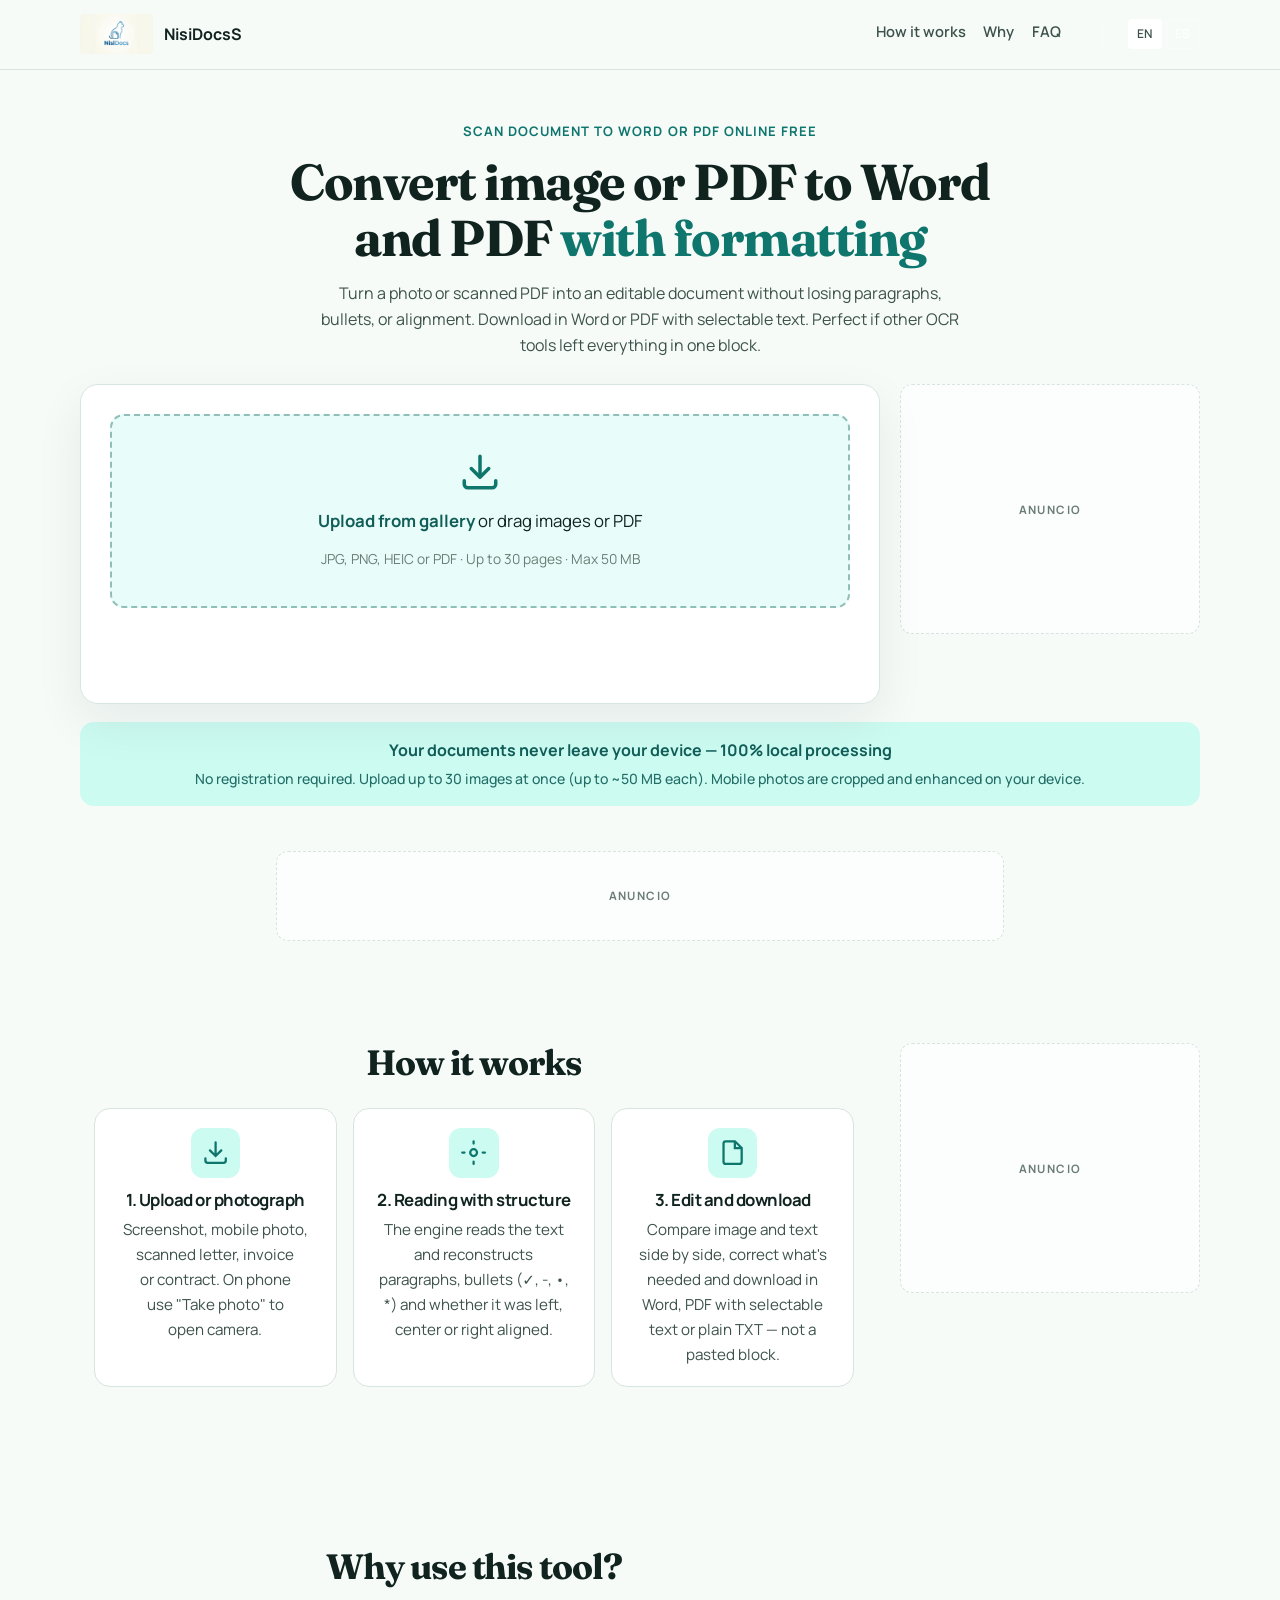
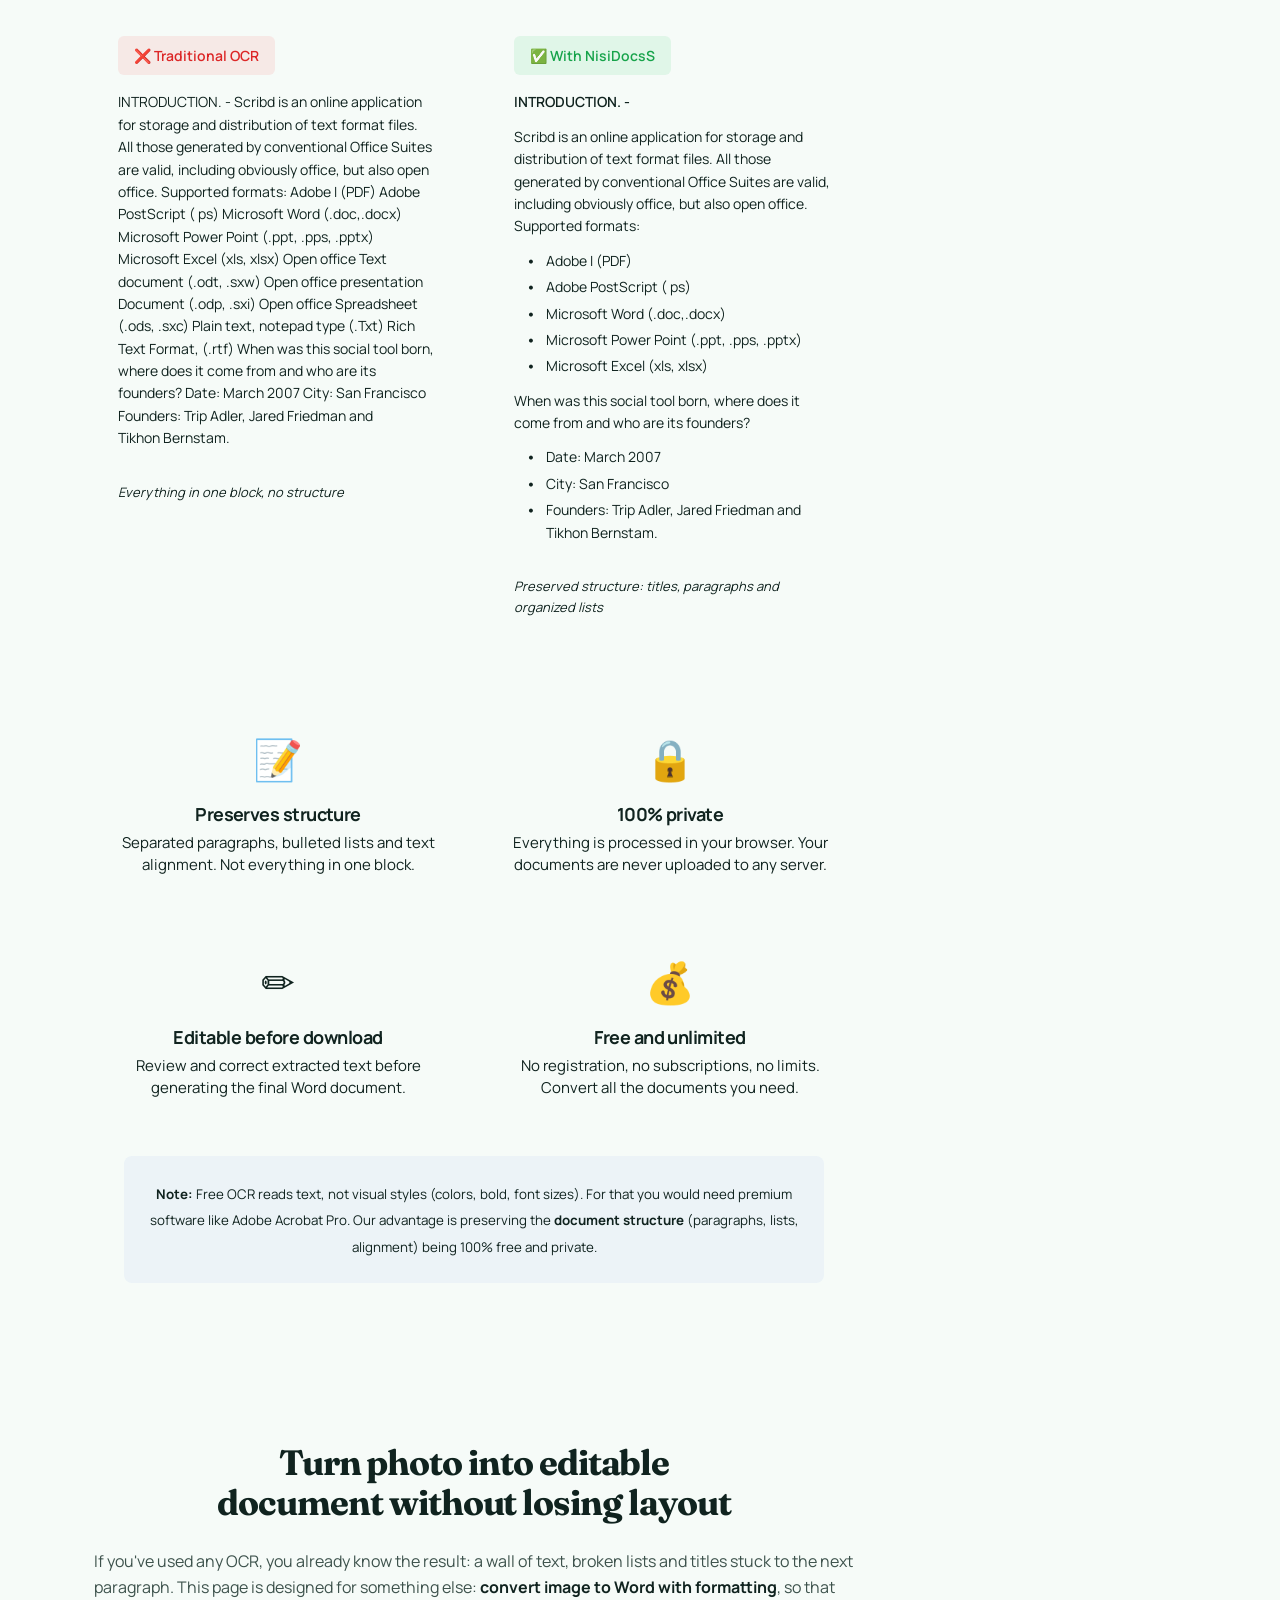
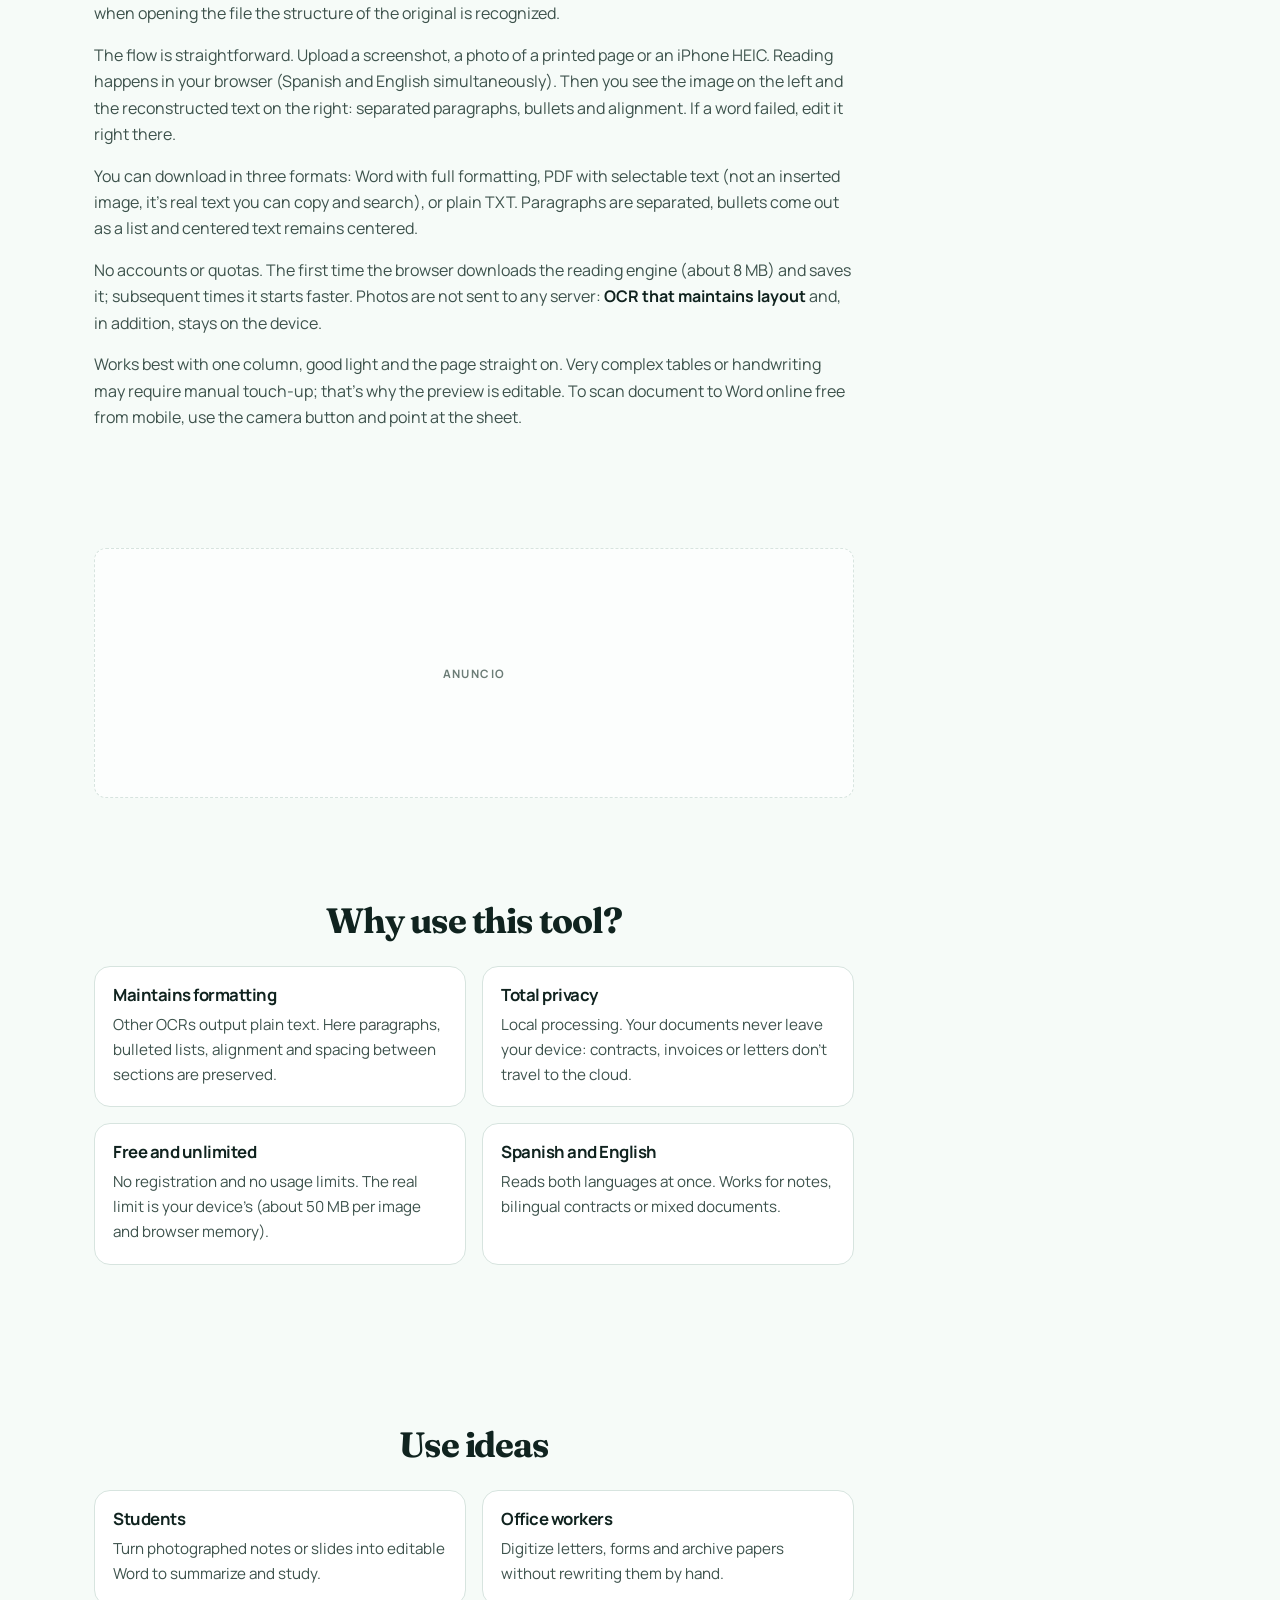
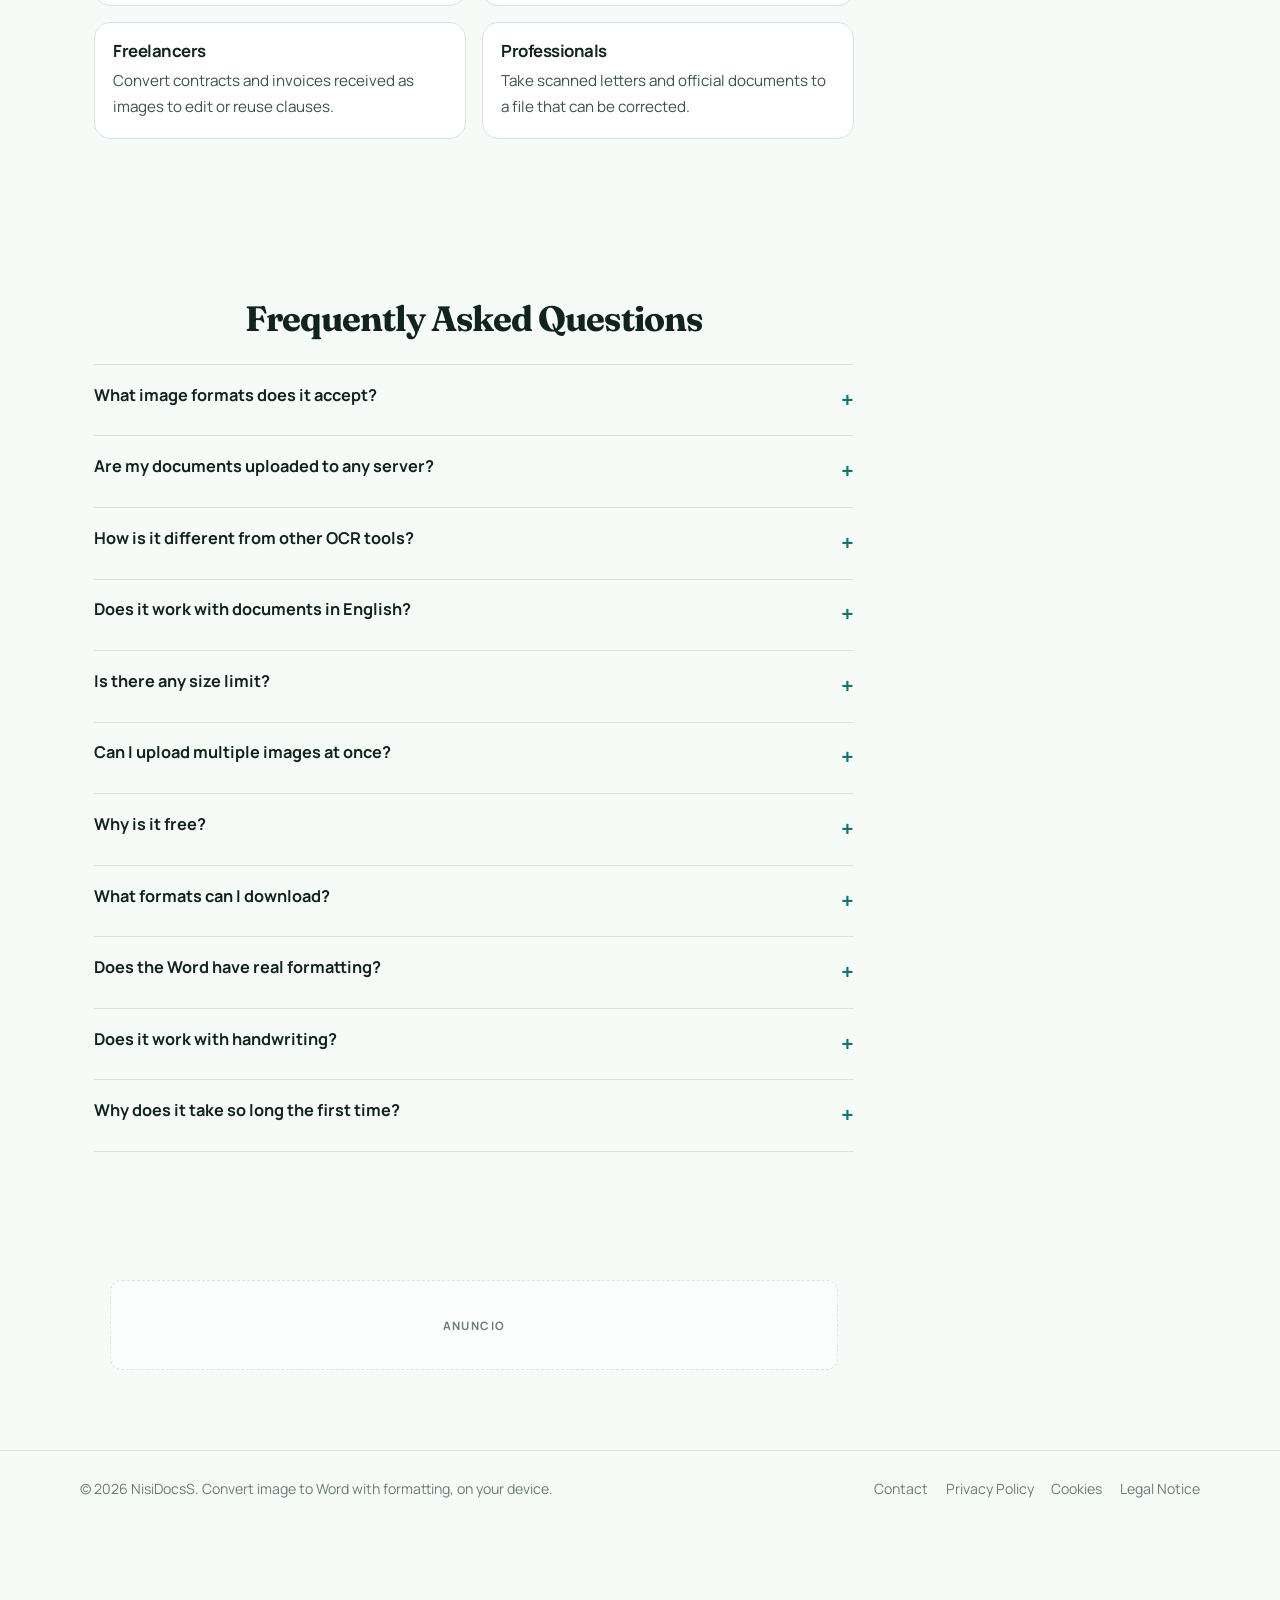
<file: index.html>
<!DOCTYPE html>
<html lang="es">
<head>
  <meta charset="UTF-8">
  <meta name="viewport" content="width=device-width, initial-scale=1.0">
  <title>Convertir imagen o PDF a Word y PDF | Gratis</title>
  <meta name="description" content="Pasa una foto o PDF escaneado a documento editable sin perder párrafos, viñetas ni alineación. Descarga en Word o PDF con texto seleccionable. OCR online gratis, 100% en tu dispositivo.">
  <link rel="canonical" href="https://alejandrom3ndoza6755-star.github.io/">
  <link rel="icon" href="assets/favicon.svg" type="image/svg+xml">

  <meta property="og:title" content="Convertir imagen a Word con formato | NisiDocsS">
  <meta property="og:description" content="OCR que mantiene el diseño: párrafos, listas y alineación. Escanea un documento a Word online gratis, sin subir archivos.">
  <meta property="og:type" content="website">
  <meta property="og:url" content="https://alejandrom3ndoza6755-star.github.io/">

  <!-- Banners de Adsterra: solo en los .ad-slot del cuerpo, no nativos/overlays que bloquean clics -->

  <link rel="preconnect" href="https://fonts.googleapis.com">
  <link rel="preconnect" href="https://fonts.gstatic.com" crossorigin>
  <link rel="stylesheet" href="https://fonts.googleapis.com/css2?family=Fraunces:opsz,wght@9..144,600;9..144,700&family=Manrope:wght@400;500;600;700&display=swap">
  <link rel="stylesheet" href="styles.css?v=20260924c">

  <script type="application/ld+json">
  {
    "@context": "https://schema.org",
    "@type": "WebApplication",
    "name": "NisiDocsS — Convertir imagen a Word y PDF con formato",
    "description": "Herramienta gratuita que convierte fotos de documentos a Word o PDF preservando párrafos, viñetas y alineación. Procesamiento local.",
    "applicationCategory": "UtilitiesApplication",
    "operatingSystem": "Any",
    "offers": { "@type": "Offer", "price": "0", "priceCurrency": "EUR" },
    "featureList": [
      "Preserva párrafos y estructura",
      "Detecta viñetas automáticamente",
      "Mantiene alineación del texto",
      "Exporta a Word o PDF con texto seleccionable",
      "100% procesamiento local",
      "Español e inglés",
      "JPG, PNG y HEIC"
    ]
  }
  </script>
  <script type="application/ld+json">
  {
    "@context": "https://schema.org",
    "@type": "FAQPage",
    "mainEntity": [
      {
        "@type": "Question",
        "name": "¿Qué formatos de imagen acepta?",
        "acceptedAnswer": { "@type": "Answer", "text": "Acepta JPG, PNG, HEIC (fotos de iPhone) y archivos PDF con imágenes escaneadas. Puedes subir capturas, fotos de móvil, documentos escaneados o PDFs donde el texto no sea seleccionable." }
      },
      {
        "@type": "Question",
        "name": "¿Mis documentos se suben a algún servidor?",
        "acceptedAnswer": { "@type": "Answer", "text": "No. El procesamiento es 100% local en tu navegador. Tus documentos nunca salen de tu dispositivo." }
      },
      {
        "@type": "Question",
        "name": "¿En qué se diferencia de otros OCR?",
        "acceptedAnswer": { "@type": "Answer", "text": "La mayoría extrae texto plano y pierde la estructura. Esta herramienta preserva párrafos, viñetas, alineación y espaciado, y exporta un Word con formato real." }
      },
      {
        "@type": "Question",
        "name": "¿Funciona con documentos en español?",
        "acceptedAnswer": { "@type": "Answer", "text": "Sí. Reconoce español e inglés a la vez, útil para documentos mixtos o internacionales." }
      },
      {
        "@type": "Question",
        "name": "¿Hay algún límite de tamaño?",
        "acceptedAnswer": { "@type": "Answer", "text": "Funciona con archivos de hasta unos 50 MB, según la memoria de tu dispositivo. Va mejor con una página nítida y de una columna." }
      }
    ]
  }
  </script>
</head>
<body>
  <a href="#main" class="skip-link">Saltar al contenido</a>

  <header class="header">
    <div class="container">
      <div class="header__inner">
        <a class="header__logo" href="./">
          <img src="assets/nisidoc-logo.jpg" alt="NisiDocsS" class="header__logo-img" style="height: 40px; width: auto; vertical-align: middle;">
          <strong>NisiDocsS</strong>
        </a>
        <nav class="header__nav">
          <a href="#como-funciona" data-i18n="nav_how">Cómo funciona</a>
          <a href="#por-que" data-i18n="nav_why">Por qué</a>
          <a href="#faq" data-i18n="nav_faq">FAQ</a>
          <div class="lang-switcher">
            <button type="button" class="lang-switcher__btn" data-lang="en" aria-label="English">EN</button>
            <button type="button" class="lang-switcher__btn" data-lang="es" aria-label="Español">ES</button>
          </div>
        </nav>
      </div>
    </div>
  </header>

  <main id="main">
    <section class="hero">
      <div class="container">
        <p class="hero__eyebrow" data-i18n="hero_eyebrow">Escanear documento a Word o PDF online gratis</p>
        <h1 class="hero__title">
          <span data-i18n="hero_title">Convertir imagen o PDF a Word y PDF</span> 
          <span class="hero__title-accent" data-i18n="hero_title_accent">con formato</span>
        </h1>
        <p class="hero__subtitle" data-i18n="hero_subtitle">Pasa una foto o PDF escaneado a documento editable sin perder párrafos, viñetas ni alineación. Descarga en Word o PDF con texto seleccionable. Ideal si otros OCR te dejaron todo en un bloque.</p>

        <div class="hero__workspace">
        <div class="tool-card" data-state="idle">
          <noscript>
            <p class="noscript">Esta herramienta necesita JavaScript para leer el documento en tu dispositivo. No se envía nada a un servidor.</p>
          </noscript>

          <div class="tool-card__zone" data-zone="idle">
            <button type="button" class="dropzone" id="btn-pick-files">
              <svg class="dropzone__icon" viewBox="0 0 24 24" fill="none" aria-hidden="true">
                <path d="M7 10L12 15L17 10M12 15V3" stroke="currentColor" stroke-width="2" stroke-linecap="round" stroke-linejoin="round"/>
                <path d="M3 17V19C3 20.1046 3.89543 21 5 21H19C20.1046 21 21 20.1046 21 19V17" stroke="currentColor" stroke-width="2" stroke-linecap="round"/>
              </svg>
              <span class="dropzone__text" data-i18n="dropzone_text"><strong>Sube desde la galería</strong> o arrastra imágenes o PDF</span>
              <span class="dropzone__hint" data-i18n="dropzone_hint">JPG, PNG, HEIC o PDF · Hasta 30 páginas · Máx 50 MB</span>
            </button>
            <input type="file" id="file-input" class="visually-hidden" accept="image/jpeg,image/png,image/heic,image/heif,image/*,application/pdf" multiple>

            <button type="button" class="btn-camera" id="btn-camera">
              <svg viewBox="0 0 24 24" fill="none" aria-hidden="true">
                <path d="M23 19a2 2 0 0 1-2 2H3a2 2 0 0 1-2-2V8a2 2 0 0 1 2-2h4l2-3h6l2 3h4a2 2 0 0 1 2 2z" stroke="currentColor" stroke-width="2" stroke-linecap="round" stroke-linejoin="round"/>
                <circle cx="12" cy="13" r="4" stroke="currentColor" stroke-width="2"/>
              </svg>
              <span data-i18n="btn_camera">Tomar foto</span>
            </button>
            <input type="file" id="camera-input" class="visually-hidden" accept="image/*" capture="environment">
          </div>

          <div class="tool-card__zone" data-zone="loading-engine">
            <div class="progress-section">
              <div class="spinner" aria-hidden="true"></div>
              <p class="progress-section__label" id="status-engine" data-i18n="status_engine">Descargando el motor de lectura…</p>
              <p class="progress-section__hint" data-i18n="status_engine_hint">Solo pasa la primera vez (~8 MB) y queda guardado en tu navegador</p>
            </div>
          </div>

          <div class="tool-card__zone" data-zone="working">
            <div class="progress-section">
              <div class="progress-bar" role="progressbar" aria-valuemin="0" aria-valuemax="100">
                <div class="progress-bar__fill" id="progress-fill"></div>
              </div>
              <p class="progress-section__label" id="status-work" data-i18n="status_work">Analizando el documento…</p>
            </div>
          </div>

          <div class="tool-card__zone" data-zone="done">
            <div class="result-preview">
              <div class="result-preview__col">
                <h2 class="result-preview__heading" data-i18n="preview_original">Imagen original</h2>
                <div class="result-preview__img-wrapper">
                  <img id="preview-original" alt="Documento original subido">
                </div>
              </div>
              <div class="result-preview__col">
                <h2 class="result-preview__heading" data-i18n="preview_editor">Texto extraído con formato <span data-i18n="preview_editor_hint">(editable)</span></h2>
                <div class="result-preview__editor-wrapper">
                  <div id="preview-editor" class="preview-editor" contenteditable="true" spellcheck="true" role="textbox" aria-label="Texto extraído, puedes editarlo"></div>
                </div>
              </div>
            </div>

            <div class="result-actions">
              <button type="button" class="btn btn--primary" id="btn-copy" data-i18n="btn_copy">Copiar al portapapeles</button>
              <button type="button" class="btn btn--star" id="btn-download-word" data-i18n="btn_download_word">Descargar Word con formato</button>
              <button type="button" class="btn btn--secondary" id="btn-download-pdf" data-i18n="btn_download_pdf">Descargar PDF con texto seleccionable</button>
              <button type="button" class="btn btn--ghost" id="btn-download-txt" data-i18n="btn_download_txt">Descargar TXT plano</button>
            </div>
            <button type="button" class="btn-reset" id="btn-reset" data-i18n="btn_reset">Convertir otro documento</button>
          </div>

          <div class="tool-card__zone" data-zone="error">
            <div class="error-message">
              <p id="error-text">Ha ocurrido un error al procesar el documento</p>
              <button type="button" class="btn btn--secondary" id="btn-retry">Intentar de nuevo</button>
            </div>
          </div>
        </div>

        <aside class="hero__ad" aria-label="Publicidad">
          <div class="ad-slot ad-slot--sidebar">
            <span class="ad-slot__label">ANUNCIO</span>
            <script type="text/javascript">
              atOptions = {
                'key' : '58cf54b445a04cbf06e60c922a775650',
                'format' : 'iframe',
                'height' : 250,
                'width' : 300,
                'params' : {}
              };
            </script>
            <script type="text/javascript" src="https://www.highrevenueformat.com/58cf54b445a04cbf06e60c922a775650/invoke.js"></script>
          </div>
        </aside>
        </div>

        <div class="privacy-badge">
          <strong data-i18n="privacy_title">Tus documentos nunca salen de tu dispositivo — procesamiento 100% local</strong>
          <span data-i18n="privacy_text">Sin registro. Sube hasta 30 imágenes a la vez (hasta ~50 MB cada una). Las fotos de móvil se recortan y se nítidan en tu dispositivo.</span>
        </div>
      </div>
    </section>

    <div class="ad-slot ad-slot--leaderboard">
      <span class="ad-slot__label">ANUNCIO</span>
      <!-- Adsterra Banner 728x90 -->
      <script type="text/javascript">
        atOptions = {
          'key' : '59dcef63a5d4e20b4fce451eb1fdd4c0',
          'format' : 'iframe',
          'height' : 90,
          'width' : 728,
          'params' : {}
        };
      </script>
      <script type="text/javascript" src="https://www.highrevenueformat.com/59dcef63a5d4e20b4fce451eb1fdd4c0/invoke.js"></script>
    </div>

    <div class="content-shell">
      <div class="content-shell__main">
        <section class="section section--how" id="como-funciona">
          <div class="container container--narrow">
            <h2 class="section__title" data-i18n="how_title">Cómo funciona</h2>
            <div class="steps">
              <article class="step">
                <div class="step__icon" aria-hidden="true">
                  <svg viewBox="0 0 24 24" fill="none"><path d="M7 10L12 15L17 10M12 15V3" stroke="currentColor" stroke-width="2" stroke-linecap="round"/><path d="M3 17v2a2 2 0 0 0 2 2h14a2 2 0 0 0 2-2v-2" stroke="currentColor" stroke-width="2" stroke-linecap="round"/></svg>
                </div>
                <h3 class="step__title" data-i18n="step1_title">1. Sube o fotografía</h3>
                <p class="step__text" data-i18n="step1_text">Captura, foto de móvil, carta escaneada, factura o contrato. En el teléfono usa «Tomar foto» para abrir la cámara.</p>
              </article>
              <article class="step">
                <div class="step__icon" aria-hidden="true">
                  <svg viewBox="0 0 24 24" fill="none"><circle cx="12" cy="12" r="3" stroke="currentColor" stroke-width="2"/><path d="M12 2v2M12 20v2M4 12H2M22 12h-2" stroke="currentColor" stroke-width="2" stroke-linecap="round"/></svg>
                </div>
                <h3 class="step__title" data-i18n="step2_title">2. Lectura con estructura</h3>
                <p class="step__text" data-i18n="step2_text">El motor lee el texto y reconstruye párrafos, viñetas (✓, -, •, *) y si iba a la izquierda, al centro o a la derecha.</p>
              </article>
              <article class="step">
                <div class="step__icon" aria-hidden="true">
                  <svg viewBox="0 0 24 24" fill="none"><path d="M14 2H6a2 2 0 0 0-2 2v16a2 2 0 0 0 2 2h12a2 2 0 0 0 2-2V8z" stroke="currentColor" stroke-width="2"/><path d="M14 2v6h6" stroke="currentColor" stroke-width="2"/></svg>
                </div>
                <h3 class="step__title" data-i18n="step3_title">3. Edita y descarga</h3>
                <p class="step__text" data-i18n="step3_text">Compara imagen y texto lado a lado, corrige lo que haga falta y descarga en Word, PDF con texto seleccionable o TXT plano — no un bloque pegado.</p>
              </article>
            </div>
          </div>
        </section>
      <!-- Comparison Section -->
      <section class="section section--comparison">
        <div class="container container--narrow">
          <h2 class="section__title" data-i18n="why_title">¿Por qué usar esta herramienta?</h2>
          <div class="comparison">
            <div class="comparison__col comparison__col--bad">
              <div class="comparison__badge comparison__badge--bad" data-i18n="why_bad_label">❌ OCR tradicional</div>
              <div class="comparison__content">
                <p class="comparison__text">INTRODUCTION. - Scribd is an online application for storage and distribution of text format files. All those generated by conventional Office Suites are valid, including obviously office, but also open office. Supported formats: Adobe I (PDF) Adobe PostScript ( ps) Microsoft Word (.doc,.docx) Microsoft Power Point (.ppt, .pps, .pptx) Microsoft Excel (xls, xlsx) Open office Text document (.odt, .sxw) Open office presentation Document (.odp, .sxi) Open office Spreadsheet (.ods, .sxc) Plain text, notepad type (.Txt) Rich Text Format, (.rtf) When was this social tool born, where does it come from and who are its founders? Date: March 2007 City: San Francisco Founders: Trip Adler, Jared Friedman and Tikhon Bernstam.</p>
                <p class="comparison__note" data-i18n="why_bad_note">Todo en un bloque, sin estructura</p>
              </div>
            </div>
            <div class="comparison__col comparison__col--good">
              <div class="comparison__badge comparison__badge--good" data-i18n="why_good_label">✅ Con NisiDocsS</div>
              <div class="comparison__content">
                <p><strong>INTRODUCTION. -</strong></p>
                <p>Scribd is an online application for storage and distribution of text format files. All those generated by conventional Office Suites are valid, including obviously office, but also open office. Supported formats:</p>
                <ul class="comparison__list">
                  <li>Adobe I (PDF)</li>
                  <li>Adobe PostScript ( ps)</li>
                  <li>Microsoft Word (.doc,.docx)</li>
                  <li>Microsoft Power Point (.ppt, .pps, .pptx)</li>
                  <li>Microsoft Excel (xls, xlsx)</li>
                </ul>
                <p>When was this social tool born, where does it come from and who are its founders?</p>
                <ul class="comparison__list">
                  <li>Date: March 2007</li>
                  <li>City: San Francisco</li>
                  <li>Founders: Trip Adler, Jared Friedman and Tikhon Bernstam.</li>
                </ul>
                <p class="comparison__note" data-i18n="why_good_note">Estructura preservada: títulos, párrafos y listas organizadas</p>
              </div>
            </div>
          </div>
          <div class="comparison__features">
            <div class="feature-card">
              <div class="feature-card__icon">📝</div>
              <h3 class="feature-card__title" data-i18n="feature1_title">Preserva estructura</h3>
              <p class="feature-card__text" data-i18n="feature1_text">Párrafos separados, listas con viñetas y alineación de texto. No todo en un bloque.</p>
            </div>
            <div class="feature-card">
              <div class="feature-card__icon">🔒</div>
              <h3 class="feature-card__title" data-i18n="feature2_title">100% privado</h3>
              <p class="feature-card__text" data-i18n="feature2_text">Todo se procesa en tu navegador. Tus documentos nunca se suben a ningún servidor.</p>
            </div>
            <div class="feature-card">
              <div class="feature-card__icon">✏️</div>
              <h3 class="feature-card__title" data-i18n="feature3_title">Editable antes de descargar</h3>
              <p class="feature-card__text" data-i18n="feature3_text">Revisa y corrige el texto extraído antes de generar el documento Word final.</p>
            </div>
            <div class="feature-card">
              <div class="feature-card__icon">💰</div>
              <h3 class="feature-card__title" data-i18n="feature4_title">Gratis e ilimitado</h3>
              <p class="feature-card__text" data-i18n="feature4_text">Sin registro, sin suscripciones, sin límites. Convierte todos los documentos que necesites.</p>
            </div>
          </div>
          <p class="comparison__disclaimer" data-i18n-html="disclaimer_note"><small><strong>Nota:</strong> El OCR gratuito lee texto, no estilos visuales (colores, negritas, tamaños de fuente). Para eso necesitarías software premium como Adobe Acrobat Pro. Nuestra ventaja es preservar la <strong>estructura del documento</strong> (párrafos, listas, alineación) siendo 100% gratis y privado.</small></p>
        </div>
      </section>

        <section class="section" id="seo">
          <div class="container container--narrow prose">
            <h2 class="section__title" data-i18n="seo_section_title">Pasar foto a documento editable sin perder el diseño</h2>
            <p data-i18n="seo_section_p1">Si has usado un OCR cualquiera, ya conoces el resultado: un muro de texto, listas deshechas y títulos pegados al párrafo siguiente. Esta página está pensada para otra cosa: <strong>convertir imagen a Word con formato</strong>, de forma que al abrir el archivo se reconozca la estructura del original.</p>
            <p data-i18n="seo_section_p2">El flujo es directo. Subes una captura, una foto de una página impresa o un HEIC de iPhone. La lectura ocurre en tu navegador (español e inglés a la vez). Luego ves la imagen a la izquierda y el texto reconstruido a la derecha: párrafos separados, viñetas y alineación. Si una palabra falló, la editas ahí mismo.</p>
            <p data-i18n="seo_section_p3">Puedes descargar en tres formatos: Word con formato completo, PDF con texto seleccionable (no es una imagen insertada, es texto real que puedes copiar y buscar), o TXT plano. Los párrafos van separados, las viñetas salen como lista y el texto centrado queda centrado.</p>
            <p data-i18n="seo_section_p4">No hay cuentas ni cupos. La primera vez el navegador descarga el motor de lectura (unos 8 MB) y lo guarda; las siguientes veces arranca antes. Las fotos no se envían a ningún servidor: <strong>OCR que mantiene el diseño</strong> y, además, se queda en el dispositivo.</p>
            <p data-i18n="seo_section_p5">Va mejor con una columna, buena luz y la página de frente. Tablas muy complejas o letra manuscrita pueden pedir un retoque manual; por eso la vista previa es editable. Para escanear documento a Word online gratis desde el móvil, usa el botón de cámara y apunta a la hoja.</p>
          </div>
        </section>

        <div class="ad-slot ad-slot--inline">
          <span class="ad-slot__label">ANUNCIO</span>
          <!-- Adsterra Banner 300x250 -->
          <script type="text/javascript">
            atOptions = {
              'key' : '58cf54b445a04cbf06e60c922a775650',
              'format' : 'iframe',
              'height' : 250,
              'width' : 300,
              'params' : {}
            };
          </script>
          <script type="text/javascript" src="https://www.highrevenueformat.com/58cf54b445a04cbf06e60c922a775650/invoke.js"></script>
        </div>

        <section class="section section--why" id="por-que">
          <div class="container container--narrow">
            <h2 class="section__title" data-i18n="seo_why_title">¿Por qué usar esta herramienta?</h2>
            <div class="features">
              <article class="feature">
                <h3 class="feature__title" data-i18n="seo_why_feature1_title">Mantiene el formato</h3>
                <p class="feature__text" data-i18n="seo_why_feature1_text">Otros OCR sueltan texto plano. Aquí se conservan párrafos, listas con viñetas, alineación y el aire entre secciones.</p>
              </article>
              <article class="feature">
                <h3 class="feature__title" data-i18n="seo_why_feature2_title">Privacidad total</h3>
                <p class="feature__text" data-i18n="seo_why_feature2_text">Procesamiento local. Tus documentos nunca salen de tu dispositivo: contratos, facturas o cartas no viajan a la nube.</p>
              </article>
              <article class="feature">
                <h3 class="feature__title" data-i18n="seo_why_feature3_title">Gratis y sin límites</h3>
                <p class="feature__text" data-i18n="seo_why_feature3_text">Sin registro y sin tope de usos. El techo real es el de tu aparato (unos 50 MB por imagen y la memoria del navegador).</p>
              </article>
              <article class="feature">
                <h3 class="feature__title" data-i18n="seo_why_feature4_title">Español e inglés</h3>
                <p class="feature__text" data-i18n="seo_why_feature4_text">Lee ambos idiomas a la vez. Sirve para apuntes, contratos bilingües o documentos mezclados.</p>
              </article>
            </div>
          </div>
        </section>

        <section class="section section--use-cases" id="usos">
          <div class="container container--narrow">
            <h2 class="section__title" data-i18n="seo_usecases_title">Ideas de uso</h2>
            <div class="use-cases">
              <article class="use-case">
                <h3 class="use-case__title" data-i18n="seo_usecase1_title">Estudiantes</h3>
                <p class="use-case__text" data-i18n="seo_usecase1_text">Pasa apuntes fotografiados o diapositivas a Word editable para resumir y estudiar.</p>
              </article>
              <article class="use-case">
                <h3 class="use-case__title" data-i18n="seo_usecase2_title">Oficinistas</h3>
                <p class="use-case__text" data-i18n="seo_usecase2_text">Digitaliza cartas, formularios y papeles del archivo sin reescribirlos a mano.</p>
              </article>
              <article class="use-case">
                <h3 class="use-case__title" data-i18n="seo_usecase3_title">Freelancers</h3>
                <p class="use-case__text" data-i18n="seo_usecase3_text">Convierte contratos y facturas recibidas en imagen para editarlas o reutilizar cláusulas.</p>
              </article>
              <article class="use-case">
                <h3 class="use-case__title" data-i18n="seo_usecase4_title">Profesionales</h3>
                <p class="use-case__text" data-i18n="seo_usecase4_text">Lleva cartas y documentos oficiales escaneados a un archivo que se puede corregir.</p>
              </article>
            </div>
          </div>
        </section>

        <section class="section section--faq" id="faq">
          <div class="container container--narrow">
            <h2 class="section__title" data-i18n="faq_title">Preguntas frecuentes</h2>
            <div class="faq">
              <details class="faq__item">
                <summary class="faq__question" data-i18n="faq1_q">¿Qué formatos de imagen acepta?</summary>
                <div class="faq__answer">
                  <p data-i18n="faq1_a">JPG, PNG, HEIC (fotos de iPhone) y archivos PDF con imágenes escaneadas. Puedes subir capturas, fotos de móvil, documentos escaneados o PDFs donde el texto no sea seleccionable.</p>
                </div>
              </details>
              <details class="faq__item">
                <summary class="faq__question" data-i18n="faq2_q">¿Cómo funciona la privacidad?</summary>
                <div class="faq__answer">
                  <p data-i18n="faq2_a">La lectura se hace en tu navegador. Las imágenes no se suben. La primera vez se descarga el motor (~8 MB) y queda guardado en el dispositivo.</p>
                </div>
              </details>
              <details class="faq__item">
                <summary class="faq__question" data-i18n="faq3_q">¿Por qué es mejor que otras apps?</summary>
                <div class="faq__answer">
                  <p data-i18n="faq3_a">Porque no se limita a volcar texto. Reconstruye párrafos, detecta viñetas, respeta alineación y genera un .docx con formato de verdad. Además no pide cuenta.</p>
                </div>
              </details>
              <details class="faq__item">
                <summary class="faq__question" data-i18n="faq4_q">¿Puedo subir varias imágenes a la vez?</summary>
                <div class="faq__answer">
                  <p data-i18n="faq4_a">Sí. Puedes seleccionar hasta 30 imágenes y se procesarán todas en secuencia. También puedes subir 1 archivo PDF (con máximo 30 páginas) y se extraerá el texto de cada página. El resultado será un solo documento con todas las páginas en orden.</p>
                </div>
              </details>
              <details class="faq__item">
                <summary class="faq__question" data-i18n="faq5_q">¿Qué tipo de PDF puedo subir?</summary>
                <div class="faq__answer">
                  <p data-i18n="faq5_a">Solo PDFs con imágenes escaneadas (donde el texto no es seleccionable). Si tu PDF ya tiene texto seleccionable, no necesitas usar esta herramienta. Esta app es para PDFs que son básicamente fotos de documentos convertidos a PDF.</p>
                </div>
              </details>
              <details class="faq__item">
                <summary class="faq__question" data-i18n="faq6_q">¿Hay límite de tamaño?</summary>
                <div class="faq__answer">
                  <p data-i18n="faq6_a">Hasta unos 50 MB por imagen. Puedes subir hasta 30 imágenes a la vez. Fotos enormes se reducen un poco para no saturar el móvil. Una página nítida funciona mejor que un PDF de muchas hojas en una sola foto.</p>
                </div>
              </details>
              <details class="faq__item">
                <summary class="faq__question" data-i18n="faq7_q">¿Puedo editar el texto antes de descargar?</summary>
                <div class="faq__answer">
                  <p data-i18n="faq7_a">Sí. El panel derecho es editable. El Word o PDF se genera a partir de lo que veas ahí, incluidas tus correcciones.</p>
                </div>
              </details>
              <details class="faq__item">
                <summary class="faq__question" data-i18n="faq8_q">¿Qué formatos puedo descargar?</summary>
                <div class="faq__answer">
                  <p data-i18n="faq8_a">Puedes descargar en tres formatos: Word (.docx) con formato completo, PDF con texto seleccionable (no imagen), o TXT plano. El PDF incluye el texto real, no es solo una foto insertada.</p>
                </div>
              </details>
              <details class="faq__item">
                <summary class="faq__question" data-i18n="faq9_q">¿El Word tiene formato real?</summary>
                <div class="faq__answer">
                  <p data-i18n="faq9_a">Sí: párrafos independientes, listas con viñetas de Word y alineación izquierda, centro o derecha. No es texto pegado en un único bloque.</p>
                </div>
              </details>
              <details class="faq__item">
                <summary class="faq__question" data-i18n="faq10_q">¿Funciona con letra a mano?</summary>
                <div class="faq__answer">
                  <p data-i18n="faq10_a">Está pensada para texto impreso o de pantalla. La manuscrita suele fallar; úsala solo si la letra es muy clara y revisa el resultado.</p>
                </div>
              </details>
              <details class="faq__item">
                <summary class="faq__question" data-i18n="faq11_q">¿Por qué tarda la primera vez?</summary>
                <div class="faq__answer">
                  <p data-i18n="faq11_a">Hay que bajar el motor de lectura. Después queda en el navegador y las siguientes conversiones arrancan antes.</p>
                </div>
              </details>
            </div>
          </div>
        </section>

        <!-- Anuncio adicional antes del footer -->
        <div class="ad-slot ad-slot--leaderboard" style="margin: 3rem auto;">
          <span class="ad-slot__label">ANUNCIO</span>
          <!-- Adsterra Banner 728x90 Pre-Footer (reutilizando mismo código del top) -->
          <script type="text/javascript">
            atOptions = {
              'key' : '59dcef63a5d4e20b4fce451eb1fdd4c0',
              'format' : 'iframe',
              'height' : 90,
              'width' : 728,
              'params' : {}
            };
          </script>
          <script type="text/javascript" src="https://www.highrevenueformat.com/59dcef63a5d4e20b4fce451eb1fdd4c0/invoke.js"></script>
        </div>
      </div>

      <aside class="sidebar" aria-label="Publicidad">
        <div class="ad-slot ad-slot--sidebar">
          <span class="ad-slot__label">ANUNCIO</span>
          <!-- Adsterra Banner 300x250 Sidebar (reutilizando mismo código inline) -->
          <script type="text/javascript">
            atOptions = {
              'key' : '58cf54b445a04cbf06e60c922a775650',
              'format' : 'iframe',
              'height' : 250,
              'width' : 300,
              'params' : {}
            };
          </script>
          <script type="text/javascript" src="https://www.highrevenueformat.com/58cf54b445a04cbf06e60c922a775650/invoke.js"></script>
        </div>
      </aside>
    </div>
  </main>

  <footer class="footer">
    <div class="container">
      <div class="footer__content">
        <p class="footer__text" data-i18n="footer_text">© 2026 DocFormato. Convertir imagen a Word con formato, en tu dispositivo.</p>
        <nav class="footer__links">
          <a href="contacto.html" data-i18n="footer_contact">Contacto</a>
          <a href="privacidad.html" data-i18n="footer_privacy">Privacidad</a>
          <a href="cookies.html" data-i18n="footer_cookies">Cookies</a>
          <a href="aviso-legal.html" data-i18n="footer_legal">Aviso legal</a>
        </nav>
      </div>
    </div>
  </footer>

  <script defer src="lib/manifest.js?v=20260910h"></script>
  <script defer src="translations.js?v=20260921h"></script>
  <script defer src="i18n.js?v=20260924b"></script>
  <script defer src="main.js?v=20260924c"></script>
  
  <!-- Quita el service worker de Evadav (bloqueaba clics y descargas en GitHub Pages) -->
  <script>
  if ('serviceWorker' in navigator) {
    navigator.serviceWorker.getRegistrations().then(function (regs) {
      regs.forEach(function (reg) { reg.unregister(); });
    });
  }
  </script>

  <!-- Adsterra Social Bar: barra inferior. Las capas a pantalla completa se desactivan en main.js -->
  <script src="https://pl31359340.profitableratecpmnetwork.com/66/48/aa/6648aa152a09188af46bc2c6449670c9.js" async></script>
</body>
</html>
</file>
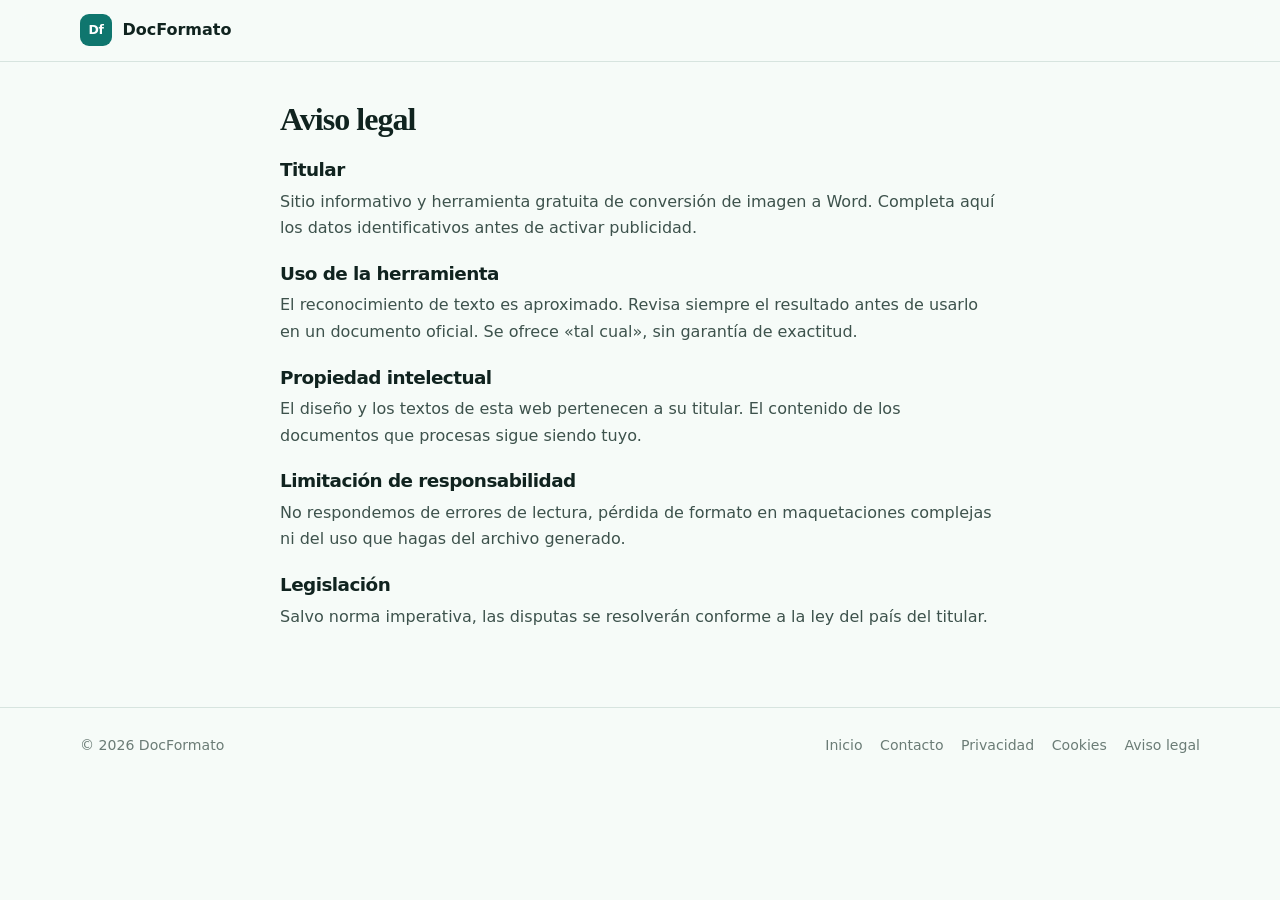
<file: aviso-legal.html>
<!DOCTYPE html>
<html lang="es">
<head>
  <meta charset="UTF-8">
  <meta name="viewport" content="width=device-width, initial-scale=1.0">
  <title>Aviso legal | DocFormato</title>
  <meta name="description" content="Aviso legal de DocFormato, herramienta gratuita de conversión de imagen a Word.">
  <link rel="icon" href="assets/favicon.svg" type="image/svg+xml">
  <link rel="stylesheet" href="styles.css?v=20260910">
</head>
<body>
  <a href="#main" class="skip-link">Saltar al contenido</a>
  <header class="header">
    <div class="container">
      <div class="header__inner">
        <a class="header__logo" href="./"><span class="header__mark" aria-hidden="true">Df</span><strong>DocFormato</strong></a>
      </div>
    </div>
  </header>
  <main id="main" class="container legal-page">
    <h1>Aviso legal</h1>
    <h2>Titular</h2>
    <p><!-- TODO: nombre, NIF, domicilio y email del titular -->Sitio informativo y herramienta gratuita de conversión de imagen a Word. Completa aquí los datos identificativos antes de activar publicidad.</p>
    <h2>Uso de la herramienta</h2>
    <p>El reconocimiento de texto es aproximado. Revisa siempre el resultado antes de usarlo en un documento oficial. Se ofrece «tal cual», sin garantía de exactitud.</p>
    <h2>Propiedad intelectual</h2>
    <p>El diseño y los textos de esta web pertenecen a su titular. El contenido de los documentos que procesas sigue siendo tuyo.</p>
    <h2>Limitación de responsabilidad</h2>
    <p>No respondemos de errores de lectura, pérdida de formato en maquetaciones complejas ni del uso que hagas del archivo generado.</p>
    <h2>Legislación</h2>
    <p><!-- TODO: fuero y ley aplicable -->Salvo norma imperativa, las disputas se resolverán conforme a la ley del país del titular.</p>
  </main>
  <footer class="footer">
    <div class="container">
      <div class="footer__content">
        <p class="footer__text">© 2026 DocFormato</p>
        <nav class="footer__links">
          <a href="./">Inicio</a>
          <a href="contacto.html">Contacto</a>
          <a href="privacidad.html">Privacidad</a>
          <a href="cookies.html">Cookies</a>
          <a href="aviso-legal.html">Aviso legal</a>
        </nav>
      </div>
    </div>
  </footer>
</body>
</html>
</file>
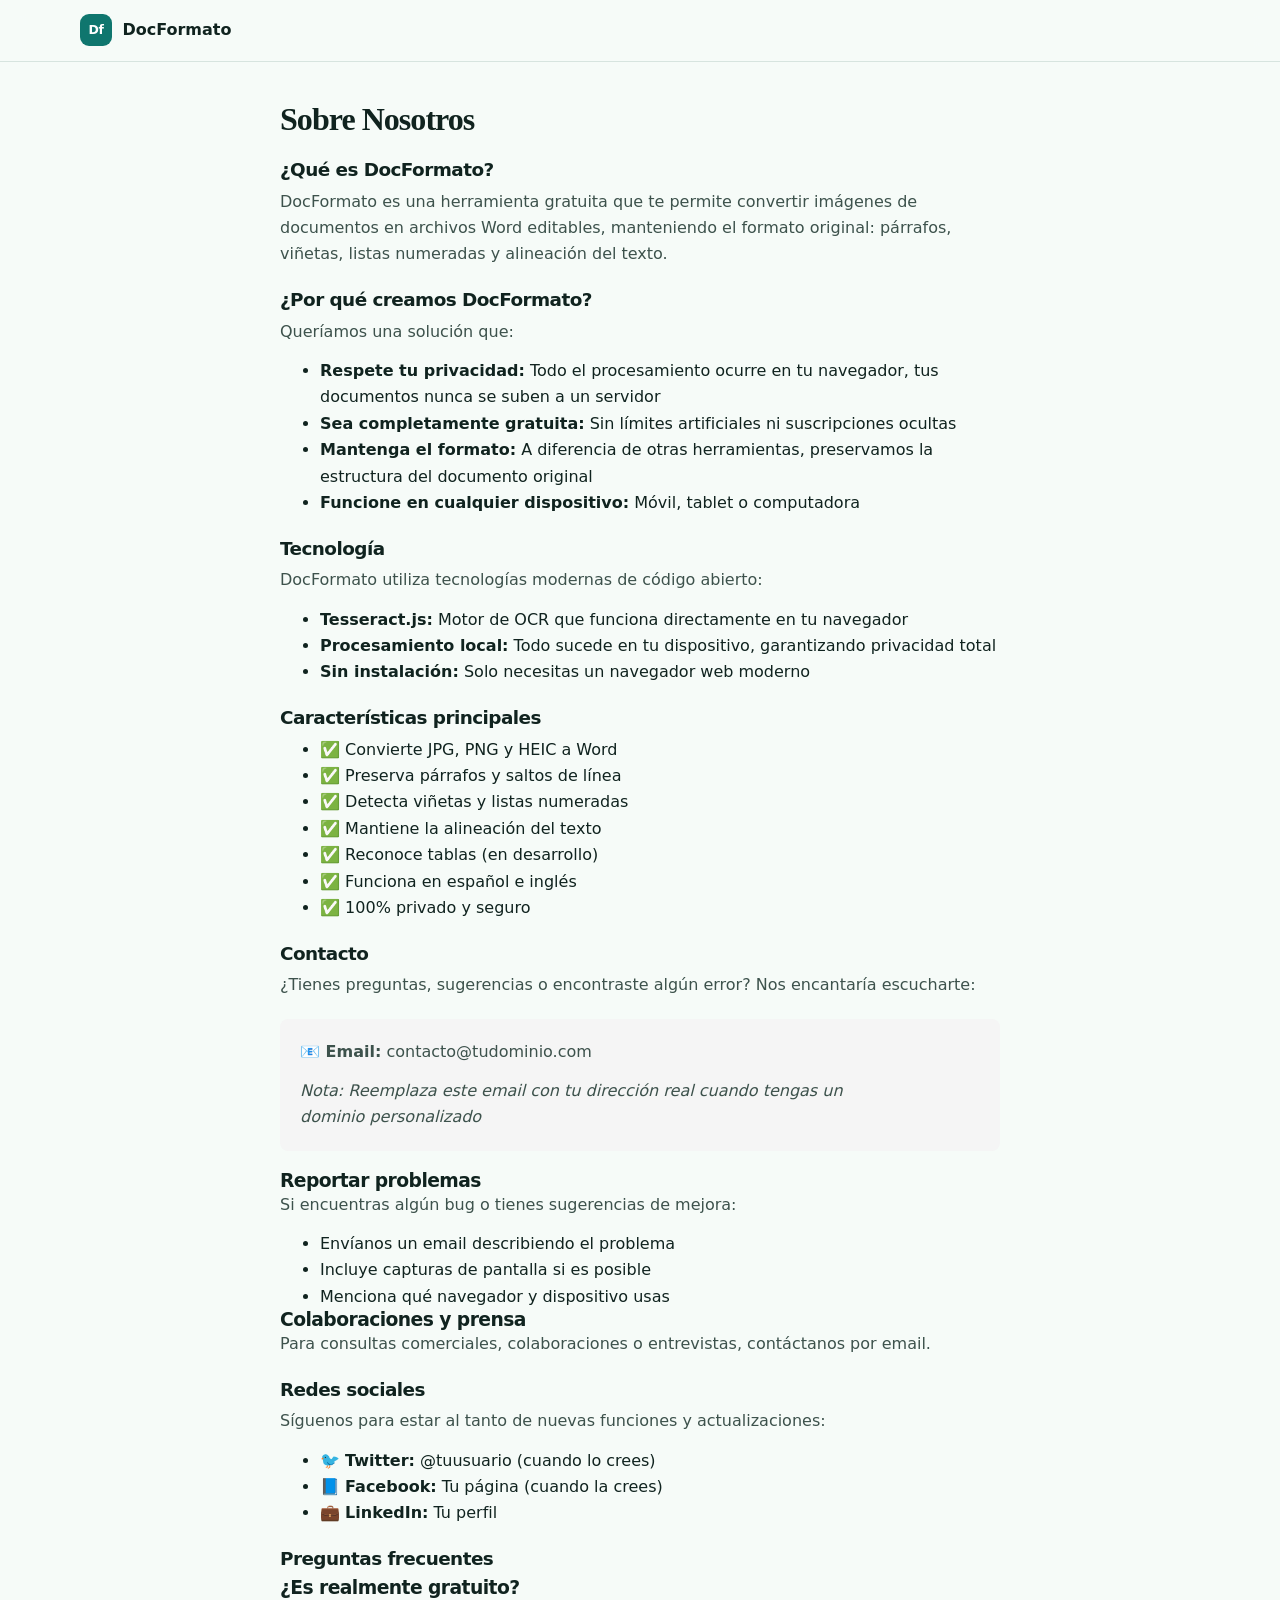
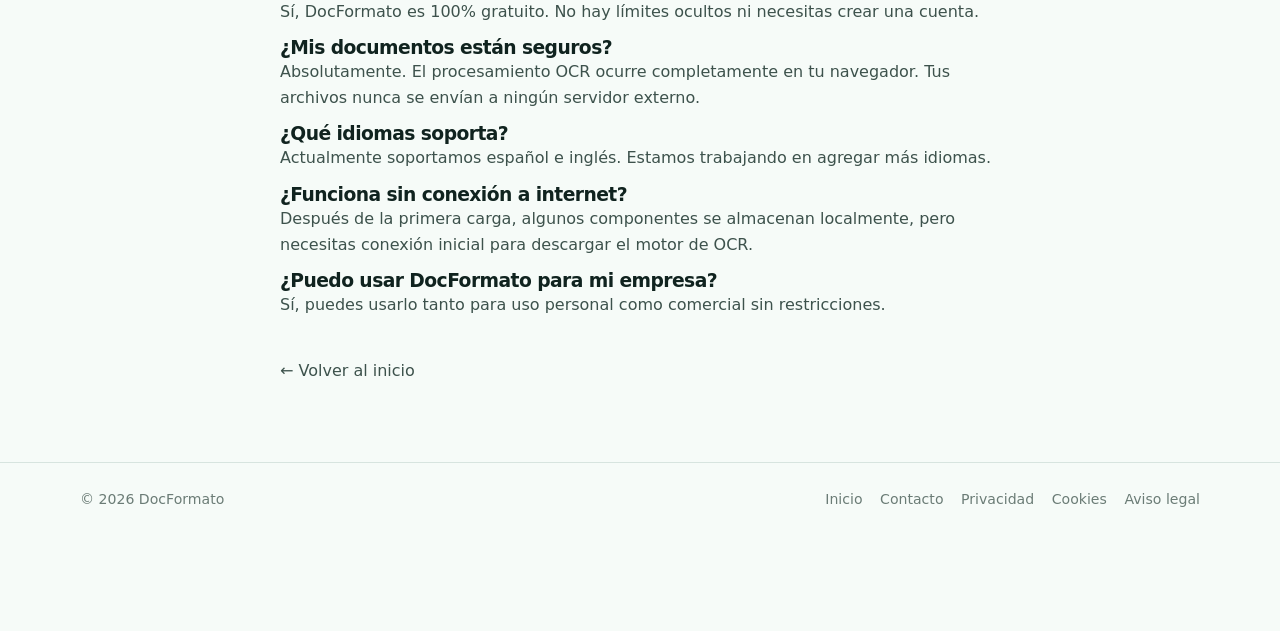
<file: contacto.html>
<!DOCTYPE html>
<html lang="es">
<head>
  <meta charset="UTF-8">
  <meta name="viewport" content="width=device-width, initial-scale=1.0">
  <title>Contacto y Sobre Nosotros | DocFormato</title>
  <meta name="description" content="Contacta con el equipo de DocFormato. Herramienta gratuita de OCR que convierte imágenes a documentos Word con formato.">
  <link rel="icon" href="assets/favicon.svg" type="image/svg+xml">
  <link rel="stylesheet" href="styles.css?v=20260910">
</head>
<body>
  <a href="#main" class="skip-link">Saltar al contenido</a>
  <header class="header">
    <div class="container">
      <div class="header__inner">
        <a class="header__logo" href="./"><span class="header__mark" aria-hidden="true">Df</span><strong>DocFormato</strong></a>
      </div>
    </div>
  </header>
  <main id="main" class="container legal-page">
    <h1>Sobre Nosotros</h1>
    
    <h2>¿Qué es DocFormato?</h2>
    <p>DocFormato es una herramienta gratuita que te permite convertir imágenes de documentos en archivos Word editables, manteniendo el formato original: párrafos, viñetas, listas numeradas y alineación del texto.</p>
    
    <h2>¿Por qué creamos DocFormato?</h2>
    <p>Queríamos una solución que:</p>
    <ul>
      <li><strong>Respete tu privacidad:</strong> Todo el procesamiento ocurre en tu navegador, tus documentos nunca se suben a un servidor</li>
      <li><strong>Sea completamente gratuita:</strong> Sin límites artificiales ni suscripciones ocultas</li>
      <li><strong>Mantenga el formato:</strong> A diferencia de otras herramientas, preservamos la estructura del documento original</li>
      <li><strong>Funcione en cualquier dispositivo:</strong> Móvil, tablet o computadora</li>
    </ul>
    
    <h2>Tecnología</h2>
    <p>DocFormato utiliza tecnologías modernas de código abierto:</p>
    <ul>
      <li><strong>Tesseract.js:</strong> Motor de OCR que funciona directamente en tu navegador</li>
      <li><strong>Procesamiento local:</strong> Todo sucede en tu dispositivo, garantizando privacidad total</li>
      <li><strong>Sin instalación:</strong> Solo necesitas un navegador web moderno</li>
    </ul>
    
    <h2>Características principales</h2>
    <ul>
      <li>✅ Convierte JPG, PNG y HEIC a Word</li>
      <li>✅ Preserva párrafos y saltos de línea</li>
      <li>✅ Detecta viñetas y listas numeradas</li>
      <li>✅ Mantiene la alineación del texto</li>
      <li>✅ Reconoce tablas (en desarrollo)</li>
      <li>✅ Funciona en español e inglés</li>
      <li>✅ 100% privado y seguro</li>
    </ul>
    
    <h2>Contacto</h2>
    <p>¿Tienes preguntas, sugerencias o encontraste algún error? Nos encantaría escucharte:</p>
    
    <div style="background: #f5f5f5; padding: 20px; border-radius: 8px; margin: 20px 0;">
      <p><strong>📧 Email:</strong> <a href="mailto:contacto@tudominio.com">contacto@tudominio.com</a></p>
      <p style="margin: 0;"><em>Nota: Reemplaza este email con tu dirección real cuando tengas un dominio personalizado</em></p>
    </div>
    
    <h3>Reportar problemas</h3>
    <p>Si encuentras algún bug o tienes sugerencias de mejora:</p>
    <ul>
      <li>Envíanos un email describiendo el problema</li>
      <li>Incluye capturas de pantalla si es posible</li>
      <li>Menciona qué navegador y dispositivo usas</li>
    </ul>
    
    <h3>Colaboraciones y prensa</h3>
    <p>Para consultas comerciales, colaboraciones o entrevistas, contáctanos por email.</p>
    
    <h2>Redes sociales</h2>
    <p>Síguenos para estar al tanto de nuevas funciones y actualizaciones:</p>
    <ul>
      <li>🐦 <strong>Twitter:</strong> <a href="https://twitter.com/tuusuario" target="_blank" rel="noopener">@tuusuario</a> (cuando lo crees)</li>
      <li>📘 <strong>Facebook:</strong> Tu página (cuando la crees)</li>
      <li>💼 <strong>LinkedIn:</strong> Tu perfil</li>
    </ul>
    
    <h2>Preguntas frecuentes</h2>
    
    <h3>¿Es realmente gratuito?</h3>
    <p>Sí, DocFormato es 100% gratuito. No hay límites ocultos ni necesitas crear una cuenta.</p>
    
    <h3>¿Mis documentos están seguros?</h3>
    <p>Absolutamente. El procesamiento OCR ocurre completamente en tu navegador. Tus archivos nunca se envían a ningún servidor externo.</p>
    
    <h3>¿Qué idiomas soporta?</h3>
    <p>Actualmente soportamos español e inglés. Estamos trabajando en agregar más idiomas.</p>
    
    <h3>¿Funciona sin conexión a internet?</h3>
    <p>Después de la primera carga, algunos componentes se almacenan localmente, pero necesitas conexión inicial para descargar el motor de OCR.</p>
    
    <h3>¿Puedo usar DocFormato para mi empresa?</h3>
    <p>Sí, puedes usarlo tanto para uso personal como comercial sin restricciones.</p>
    
    <p style="margin-top: 40px;"><a href="./">← Volver al inicio</a></p>
  </main>
  <footer class="footer">
    <div class="container">
      <div class="footer__content">
        <p class="footer__text">© 2026 DocFormato</p>
        <nav class="footer__links">
          <a href="./">Inicio</a>
          <a href="contacto.html">Contacto</a>
          <a href="privacidad.html">Privacidad</a>
          <a href="cookies.html">Cookies</a>
          <a href="aviso-legal.html">Aviso legal</a>
        </nav>
      </div>
    </div>
  </footer>
</body>
</html>
</file>
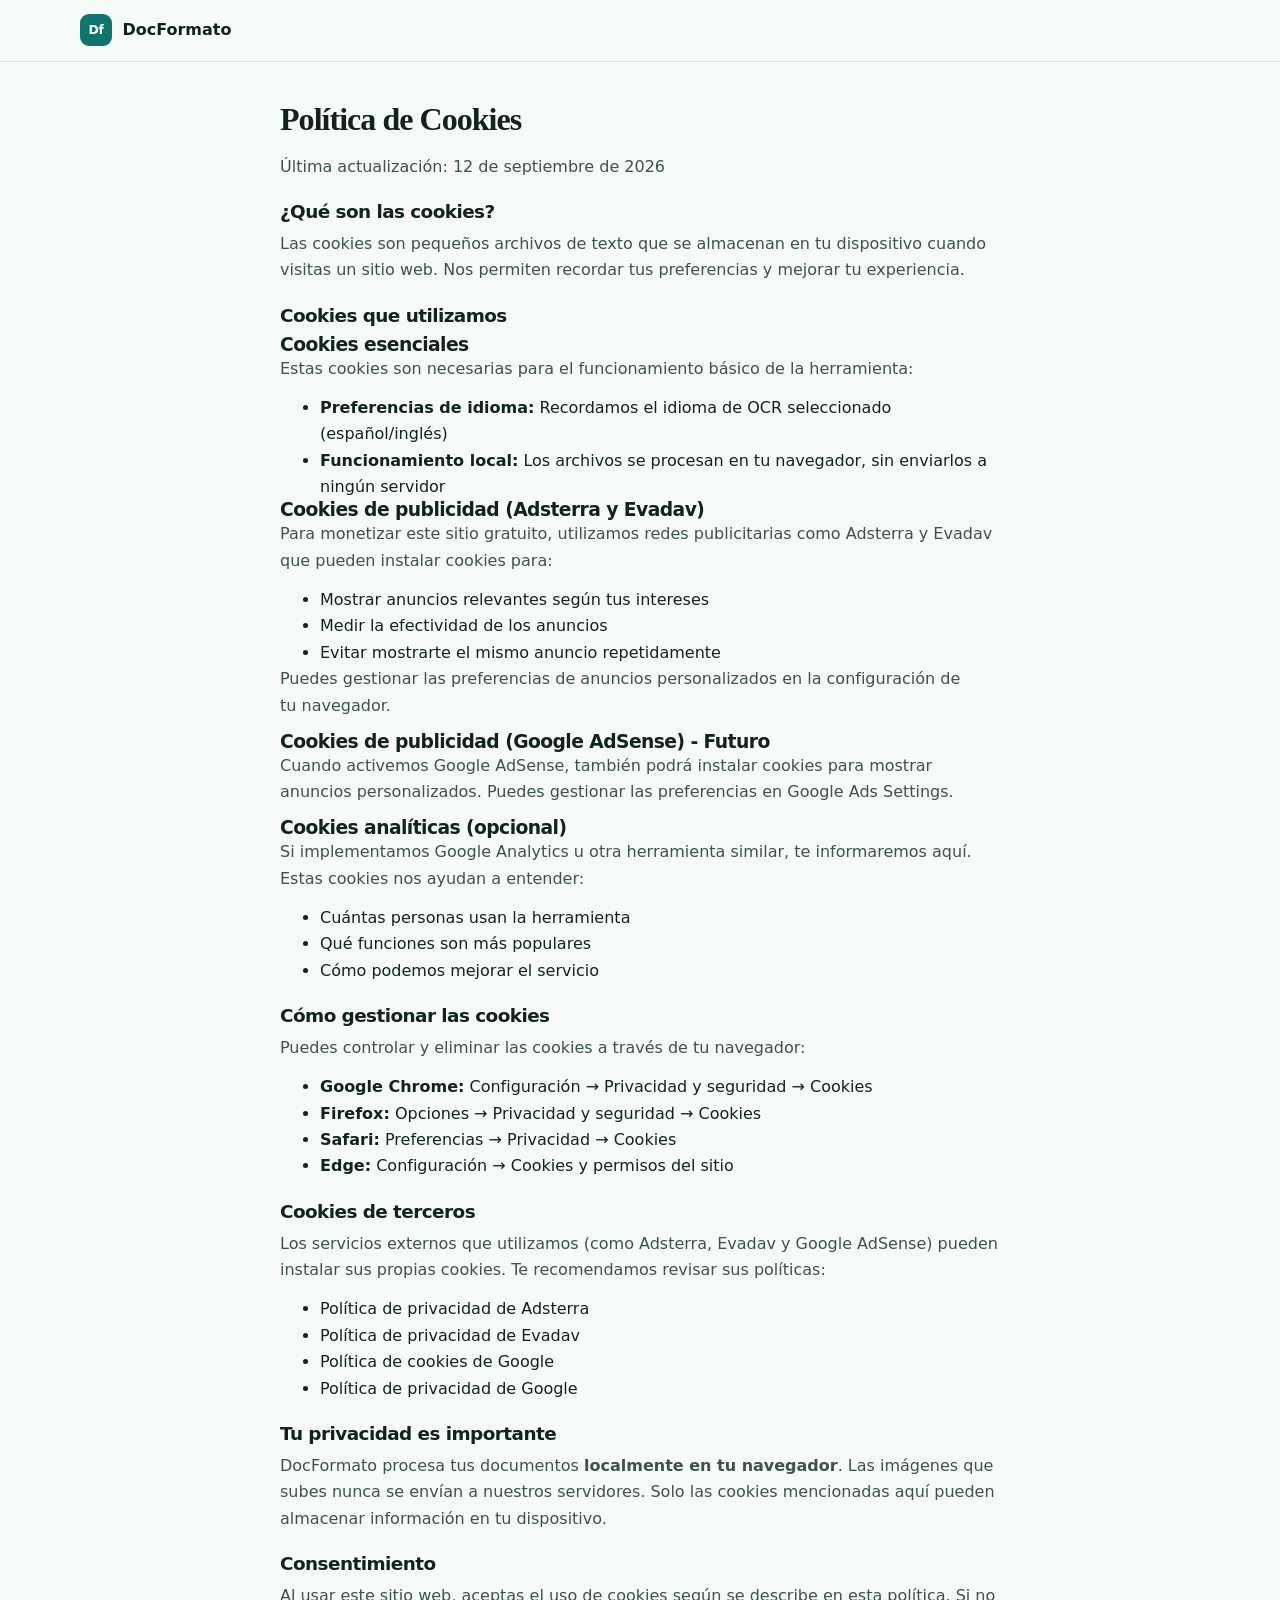
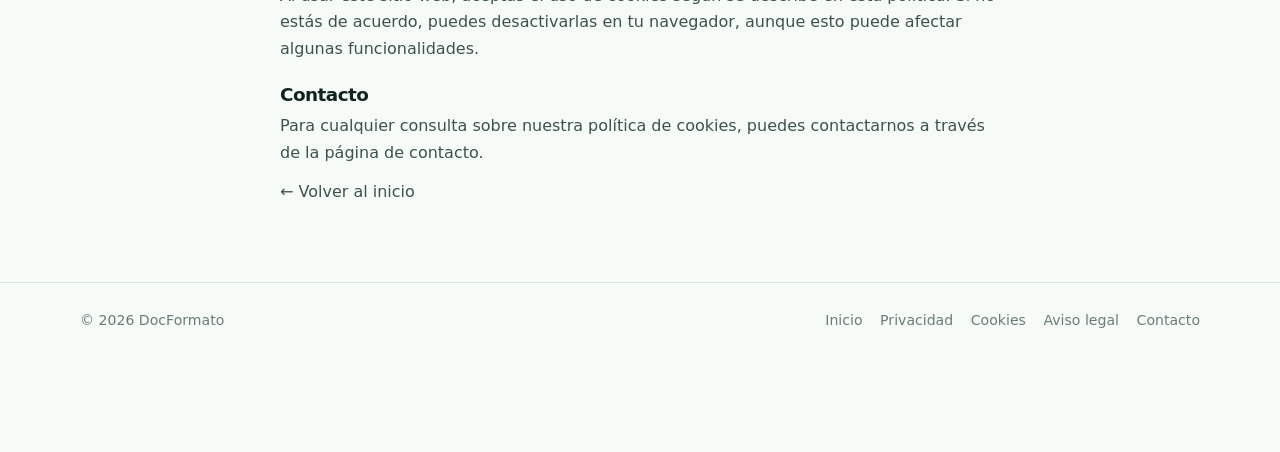
<file: cookies.html>
<!DOCTYPE html>
<html lang="es">
<head>
  <meta charset="UTF-8">
  <meta name="viewport" content="width=device-width, initial-scale=1.0">
  <title>Política de Cookies | DocFormato</title>
  <meta name="description" content="Información sobre las cookies utilizadas en DocFormato para mejorar tu experiencia.">
  <link rel="icon" href="assets/favicon.svg" type="image/svg+xml">
  <link rel="stylesheet" href="styles.css?v=20260910">
</head>
<body>
  <a href="#main" class="skip-link">Saltar al contenido</a>
  <header class="header">
    <div class="container">
      <div class="header__inner">
        <a class="header__logo" href="./"><span class="header__mark" aria-hidden="true">Df</span><strong>DocFormato</strong></a>
      </div>
    </div>
  </header>
  <main id="main" class="container legal-page">
    <h1>Política de Cookies</h1>
    <p>Última actualización: 12 de septiembre de 2026</p>
    
    <h2>¿Qué son las cookies?</h2>
    <p>Las cookies son pequeños archivos de texto que se almacenan en tu dispositivo cuando visitas un sitio web. Nos permiten recordar tus preferencias y mejorar tu experiencia.</p>
    
    <h2>Cookies que utilizamos</h2>
    
    <h3>Cookies esenciales</h3>
    <p>Estas cookies son necesarias para el funcionamiento básico de la herramienta:</p>
    <ul>
      <li><strong>Preferencias de idioma:</strong> Recordamos el idioma de OCR seleccionado (español/inglés)</li>
      <li><strong>Funcionamiento local:</strong> Los archivos se procesan en tu navegador, sin enviarlos a ningún servidor</li>
    </ul>
    
    <h3>Cookies de publicidad (Adsterra y Evadav)</h3>
    <p>Para monetizar este sitio gratuito, utilizamos redes publicitarias como Adsterra y Evadav que pueden instalar cookies para:</p>
    <ul>
      <li>Mostrar anuncios relevantes según tus intereses</li>
      <li>Medir la efectividad de los anuncios</li>
      <li>Evitar mostrarte el mismo anuncio repetidamente</li>
    </ul>
    <p>Puedes gestionar las preferencias de anuncios personalizados en la configuración de tu navegador.</p>
    
    <h3>Cookies de publicidad (Google AdSense) - Futuro</h3>
    <p>Cuando activemos Google AdSense, también podrá instalar cookies para mostrar anuncios personalizados. Puedes gestionar las preferencias en <a href="https://www.google.com/settings/ads" target="_blank" rel="noopener">Google Ads Settings</a>.</p>
    
    <h3>Cookies analíticas (opcional)</h3>
    <p>Si implementamos Google Analytics u otra herramienta similar, te informaremos aquí. Estas cookies nos ayudan a entender:</p>
    <ul>
      <li>Cuántas personas usan la herramienta</li>
      <li>Qué funciones son más populares</li>
      <li>Cómo podemos mejorar el servicio</li>
    </ul>
    
    <h2>Cómo gestionar las cookies</h2>
    <p>Puedes controlar y eliminar las cookies a través de tu navegador:</p>
    <ul>
      <li><strong>Google Chrome:</strong> Configuración → Privacidad y seguridad → Cookies</li>
      <li><strong>Firefox:</strong> Opciones → Privacidad y seguridad → Cookies</li>
      <li><strong>Safari:</strong> Preferencias → Privacidad → Cookies</li>
      <li><strong>Edge:</strong> Configuración → Cookies y permisos del sitio</li>
    </ul>
    
    <h2>Cookies de terceros</h2>
    <p>Los servicios externos que utilizamos (como Adsterra, Evadav y Google AdSense) pueden instalar sus propias cookies. Te recomendamos revisar sus políticas:</p>
    <ul>
      <li><a href="https://adsterra.com/privacy-policy/" target="_blank" rel="noopener">Política de privacidad de Adsterra</a></li>
      <li><a href="https://evadav.com/privacy/" target="_blank" rel="noopener">Política de privacidad de Evadav</a></li>
      <li><a href="https://policies.google.com/technologies/cookies" target="_blank" rel="noopener">Política de cookies de Google</a></li>
      <li><a href="https://policies.google.com/privacy" target="_blank" rel="noopener">Política de privacidad de Google</a></li>
    </ul>
    
    <h2>Tu privacidad es importante</h2>
    <p>DocFormato procesa tus documentos <strong>localmente en tu navegador</strong>. Las imágenes que subes nunca se envían a nuestros servidores. Solo las cookies mencionadas aquí pueden almacenar información en tu dispositivo.</p>
    
    <h2>Consentimiento</h2>
    <p>Al usar este sitio web, aceptas el uso de cookies según se describe en esta política. Si no estás de acuerdo, puedes desactivarlas en tu navegador, aunque esto puede afectar algunas funcionalidades.</p>
    
    <h2>Contacto</h2>
    <p>Para cualquier consulta sobre nuestra política de cookies, puedes contactarnos a través de la página de <a href="contacto.html">contacto</a>.</p>
    
    <p><a href="./">← Volver al inicio</a></p>
  </main>
  <footer class="footer">
    <div class="container">
      <div class="footer__content">
        <p class="footer__text">© 2026 DocFormato</p>
        <nav class="footer__links">
          <a href="./">Inicio</a>
          <a href="privacidad.html">Privacidad</a>
          <a href="cookies.html">Cookies</a>
          <a href="aviso-legal.html">Aviso legal</a>
          <a href="contacto.html">Contacto</a>
        </nav>
      </div>
    </div>
  </footer>
</body>
</html>
</file>
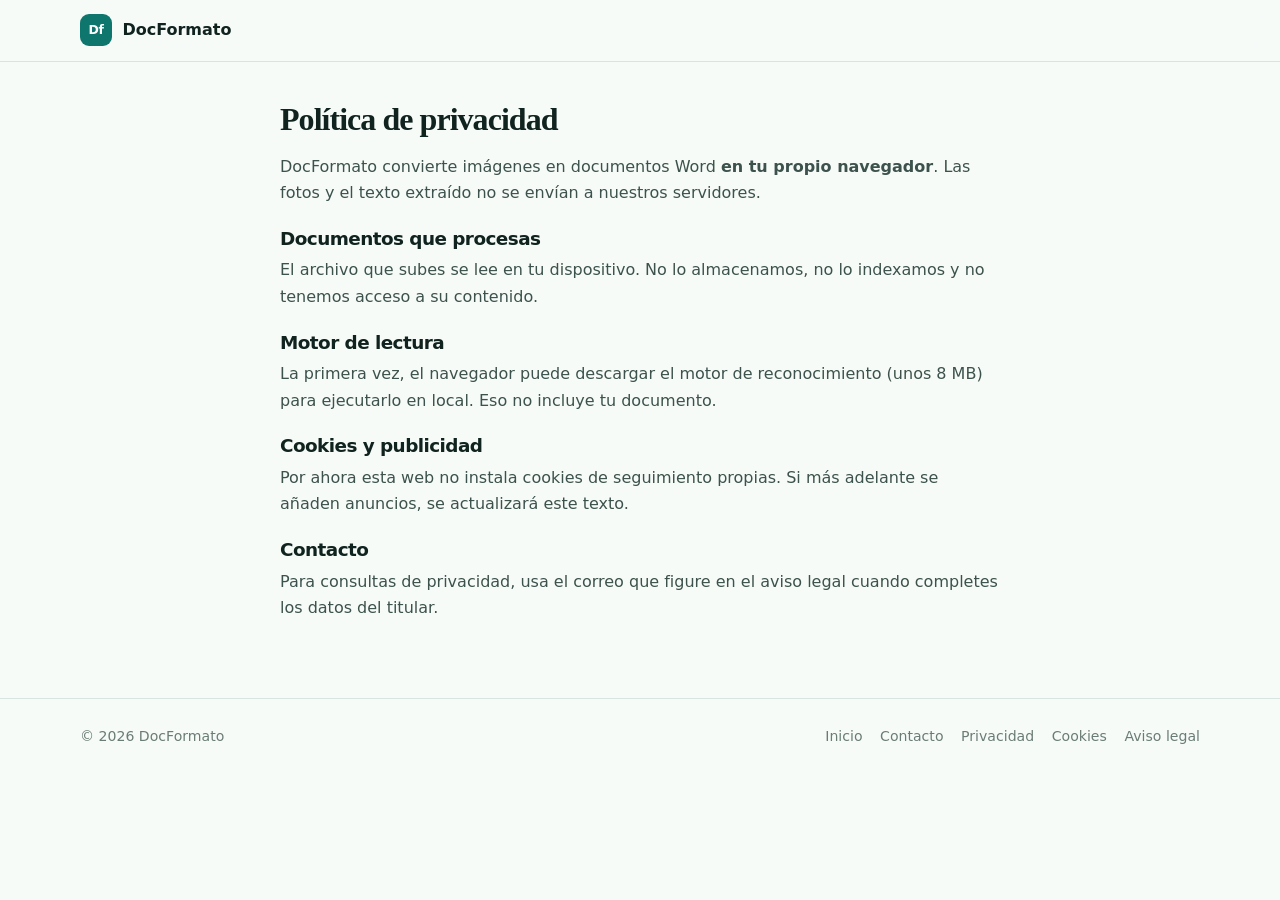
<file: privacidad.html>
<!DOCTYPE html>
<html lang="es">
<head>
  <meta charset="UTF-8">
  <meta name="viewport" content="width=device-width, initial-scale=1.0">
  <title>Política de privacidad | DocFormato</title>
  <meta name="description" content="Cómo trata DocFormato tus documentos: el procesamiento es local y los archivos no se suben a un servidor.">
  <link rel="icon" href="assets/favicon.svg" type="image/svg+xml">
  <link rel="stylesheet" href="styles.css?v=20260910">
</head>
<body>
  <a href="#main" class="skip-link">Saltar al contenido</a>
  <header class="header">
    <div class="container">
      <div class="header__inner">
        <a class="header__logo" href="./"><span class="header__mark" aria-hidden="true">Df</span><strong>DocFormato</strong></a>
      </div>
    </div>
  </header>
  <main id="main" class="container legal-page">
    <h1>Política de privacidad</h1>
    <p>DocFormato convierte imágenes en documentos Word <strong>en tu propio navegador</strong>. Las fotos y el texto extraído no se envían a nuestros servidores.</p>
    <h2>Documentos que procesas</h2>
    <p>El archivo que subes se lee en tu dispositivo. No lo almacenamos, no lo indexamos y no tenemos acceso a su contenido.</p>
    <h2>Motor de lectura</h2>
    <p>La primera vez, el navegador puede descargar el motor de reconocimiento (unos 8 MB) para ejecutarlo en local. Eso no incluye tu documento.</p>
    <h2>Cookies y publicidad</h2>
    <p><!-- TODO: describe aquí cookies de analítica o AdSense cuando las actives. -->Por ahora esta web no instala cookies de seguimiento propias. Si más adelante se añaden anuncios, se actualizará este texto.</p>
    <h2>Contacto</h2>
    <p><!-- TODO: email del titular -->Para consultas de privacidad, usa el correo que figure en el aviso legal cuando completes los datos del titular.</p>
  </main>
  <footer class="footer">
    <div class="container">
      <div class="footer__content">
        <p class="footer__text">© 2026 DocFormato</p>
        <nav class="footer__links">
          <a href="./">Inicio</a>
          <a href="contacto.html">Contacto</a>
          <a href="privacidad.html">Privacidad</a>
          <a href="cookies.html">Cookies</a>
          <a href="aviso-legal.html">Aviso legal</a>
        </nav>
      </div>
    </div>
  </footer>
</body>
</html>
</file>
<file: styles.css>
/* =============================================================
   1. Tokens
   ============================================================= */
:root {
  --ink: #10231f;
  --ink-soft: #3d524c;
  --muted: #6b7c76;
  --line: #d7e4df;
  --paper: #f6fbf8;
  --card: #ffffff;
  --teal: #0f766e;
  --teal-dark: #115e59;
  --teal-soft: #ccfbf1;
  --amber: #ea580c;
  --ok: #15803d;
  --err: #b42318;

  --sans: "Manrope", system-ui, -apple-system, "Segoe UI", sans-serif;
  --display: "Fraunces", Georgia, serif;

  --gutter: clamp(1rem, 4vw, 1.75rem);
  --section-gap: clamp(2.75rem, 7vw, 5rem);
  --ease-out: cubic-bezier(0.16, 1, 0.3, 1);
  --radius: 18px;
}

@media (prefers-color-scheme: dark) {
  :root {
    --ink: #ecfdf7;
    --ink-soft: #c5d5cf;
    --muted: #9db0aa;
    --line: #24403b;
    --paper: #0b1614;
    --card: #12201d;
    --teal: #2dd4bf;
    --teal-dark: #5eead4;
    --teal-soft: #134e4a;
    --amber: #fb923c;
  }
}

/* =============================================================
   2. Reset & base
   ============================================================= */
*, *::before, *::after { box-sizing: border-box; margin: 0; }
html { -webkit-text-size-adjust: 100%; tab-size: 2; scroll-behavior: smooth; }
body {
  font-family: var(--sans);
  font-size: 16px;
  line-height: 1.65;
  color: var(--ink);
  background: var(--paper);
  -webkit-font-smoothing: antialiased;
  text-rendering: optimizeLegibility;
  overflow-x: clip;
  overscroll-behavior-y: none;
  padding-bottom: 88px;
}
img, svg, video { display: block; max-width: 100%; }
img { height: auto; }
button { font: inherit; color: inherit; cursor: pointer; border: 0; background: none; }
a { color: inherit; text-decoration: none; }
p { text-wrap: pretty; }
h1, h2, h3, h4 {
  text-wrap: balance;
  line-height: 1.12;
  letter-spacing: -0.03em;
  font-weight: 700;
}
h1, .section__title { font-family: var(--display); }
::selection { background: var(--teal); color: #fff; }
:focus-visible {
  outline: 2px solid var(--teal);
  outline-offset: 3px;
  border-radius: 4px;
}

/* =============================================================
   3. Utilities
   ============================================================= */
.skip-link {
  position: fixed; top: -100px; left: 1rem;
  padding: .6rem 1rem; background: var(--card); color: var(--teal);
  z-index: 9999; border-radius: 8px; font-weight: 600;
}
.skip-link:focus { top: 1rem; }
.container { width: min(100% - var(--gutter) * 2, 1120px); margin-inline: auto; }
.container--narrow { width: min(100%, 760px); margin-inline: auto; }
.noscript {
  padding: 1rem 1.1rem;
  background: #fff4e5;
  color: #9a3412;
  border-radius: 12px;
  margin-bottom: 1rem;
}

/* =============================================================
   4. Header
   ============================================================= */
.header {
  position: sticky; top: 0; z-index: 100;
  border-bottom: 1px solid var(--line);
  background: color-mix(in srgb, var(--paper) 86%, transparent);
  backdrop-filter: blur(12px);
}
.header__inner {
  display: flex; align-items: center; justify-content: space-between;
  gap: 1rem; padding: 0.9rem 0;
}
.header__logo { display: flex; align-items: center; gap: 0.65rem; font-weight: 700; }
.header__logo-img { height: 40px; width: auto; border-radius: 4px; }
.header__mark {
  width: 2rem; height: 2rem; border-radius: 9px;
  background: var(--teal); color: #fff;
  display: grid; place-items: center;
  font-size: 0.78rem; letter-spacing: -0.04em;
}
.header__nav { display: flex; gap: 1.1rem; font-size: 0.92rem; font-weight: 600; color: var(--ink-soft); }
.header__nav a:hover { color: var(--teal); }
@media (max-width: 539px) {
  .header__nav a:nth-child(2) { display: none; }
}

/* =============================================================
   5. Hero + tool
   ============================================================= */
.hero { padding: clamp(1.6rem, 5vw, 3.2rem) 0 1.4rem; }
.hero__eyebrow {
  text-align: center; color: var(--teal); font-weight: 700;
  font-size: 0.82rem; letter-spacing: 0.08em; text-transform: uppercase;
  margin-bottom: 0.7rem;
}
.hero__title {
  font-size: clamp(1.85rem, 6vw, 3.15rem);
  text-align: center; margin-bottom: 0.8rem;
}
.hero__title-accent { color: var(--teal); }
.hero__subtitle {
  text-align: center; color: var(--ink-soft);
  max-width: 40rem; margin: 0 auto 1.6rem;
}

.hero__workspace {
  display: grid;
  gap: 1.25rem;
  align-items: start;
}
@media (min-width: 1100px) {
  .hero__workspace {
    grid-template-columns: minmax(0, 1fr) 300px;
  }
}
.hero__ad {
  display: none;
  position: relative;
  z-index: 1;
  isolation: isolate;
  overflow: hidden;
  width: 300px;
  max-width: 100%;
}
.hero__ad .ad-slot {
  margin: 0;
  width: 300px;
  max-width: 100%;
}
@media (min-width: 1100px) {
  .hero__ad { display: block; }
}

.visually-hidden {
  position: absolute !important;
  width: 1px !important;
  height: 1px !important;
  padding: 0 !important;
  margin: -1px !important;
  overflow: hidden !important;
  clip: rect(0, 0, 0, 0) !important;
  white-space: nowrap !important;
  border: 0 !important;
}

.tool-card {
  position: relative;
  z-index: 20;
  isolation: isolate;
  background: var(--card);
  border: 1px solid var(--line);
  border-radius: var(--radius);
  padding: clamp(1.1rem, 3vw, 1.8rem);
  box-shadow: 0 18px 50px rgba(16, 35, 31, 0.07);
  min-height: 320px;
}
.tool-card__zone { display: none; width: 100%; }
.tool-card[data-state="idle"] [data-zone="idle"] { display: block; }
.tool-card[data-state="loading-engine"] [data-zone="loading-engine"],
.tool-card[data-state="working"] [data-zone="working"],
.tool-card[data-state="error"] [data-zone="error"] {
  display: flex; min-height: 240px; align-items: center;
}
.tool-card[data-state="done"] [data-zone="done"] { display: block; }

.dropzone {
  display: flex; flex-direction: column; align-items: center; justify-content: center;
  gap: 0.85rem; padding: 2.2rem 1.2rem; width: 100%;
  border: 2px dashed color-mix(in srgb, var(--teal) 35%, var(--line));
  border-radius: 14px; background: color-mix(in srgb, var(--teal-soft) 45%, var(--card));
  cursor: pointer; text-align: center; font: inherit; color: inherit;
  transition: border-color 0.2s var(--ease-out), transform 0.2s var(--ease-out);
}
.dropzone:hover, .dropzone.is-dragover {
  border-color: var(--teal);
  transform: translateY(-1px);
}
.dropzone__icon { width: 42px; height: 42px; color: var(--teal); }
.dropzone__text { font-size: 1.05rem; }
.dropzone__text strong { color: var(--teal-dark); }
.dropzone__hint { font-size: 0.86rem; color: var(--muted); }

.btn-camera {
  display: none;
  align-items: center; justify-content: center; gap: 0.5rem;
  width: 100%; margin-top: 0.85rem;
  padding: 0.9rem 1.2rem;
  border: 1px solid var(--line); border-radius: 12px;
  background: var(--card); font: inherit; font-weight: 700; color: inherit; cursor: pointer;
}
.btn-camera svg { width: 20px; height: 20px; }
@media (max-width: 719px), (pointer: coarse) {
  .btn-camera { display: inline-flex; }
}

.progress-section {
  display: flex; flex-direction: column; align-items: center; gap: 0.85rem;
  width: 100%; max-width: 28rem; margin: 0 auto; text-align: center;
}
.spinner {
  width: 44px; height: 44px;
  border: 4px solid var(--line); border-top-color: var(--teal);
  border-radius: 50%; animation: spin 0.8s linear infinite;
}
@keyframes spin { to { transform: rotate(360deg); } }
.progress-bar {
  width: 100%; height: 8px; background: var(--line); border-radius: 999px; overflow: hidden;
}
.progress-bar__fill {
  height: 100%; width: 0; background: linear-gradient(90deg, var(--teal), #14b8a6);
  border-radius: 999px; transition: width 0.3s var(--ease-out);
}
.progress-section__label { font-weight: 700; }
.progress-section__hint { color: var(--muted); font-size: 0.88rem; }

.result-preview {
  display: grid; grid-template-columns: 1fr; gap: 1.1rem; margin-bottom: 1.2rem;
}
@media (min-width: 960px) {
  .result-preview { grid-template-columns: 1fr 1fr; }
}
.result-preview__heading {
  font-family: var(--sans); font-size: 0.92rem; margin-bottom: 0.55rem;
}
.result-preview__heading span { color: var(--muted); font-weight: 500; }
.result-preview__img-wrapper,
.result-preview__editor-wrapper {
  border: 1px solid var(--line); border-radius: 12px; overflow: auto;
  background: var(--paper); min-height: 280px; max-height: 420px;
}
.result-preview__img-wrapper { display: flex; align-items: flex-start; justify-content: center; }
.result-preview__img-wrapper img { width: 100%; object-fit: contain; }

.preview-editor {
  min-height: 280px; padding: 1rem 1.1rem;
  font-size: 0.95rem; line-height: 1.55; outline: none;
  background: var(--card);
}
.preview-editor p { margin: 0 0 0.7em; }
.preview-editor p.is-spaced { margin-top: 1.15em; }
.preview-editor ul { margin: 0 0 0.85em; padding-left: 1.2em; }
.preview-editor li { margin: 0.15em 0; }

/* Page separator for multiple images */
.page-separator {
  margin: 1.5em 0;
  padding: 0.8em 1em;
  text-align: center;
  font-weight: 600;
  font-size: 0.9em;
  color: var(--teal);
  background: color-mix(in srgb, var(--teal-soft) 20%, var(--card));
  border-top: 2px dashed var(--teal-soft);
  border-bottom: 2px dashed var(--teal-soft);
  border-radius: 4px;
}

.result-actions {
  position: relative;
  z-index: 21;
  display: flex; flex-wrap: wrap; gap: 0.7rem; justify-content: center; margin-bottom: 0.7rem;
}
.btn {
  display: inline-flex; align-items: center; justify-content: center;
  padding: 0.85rem 1.15rem; border-radius: 12px; font-weight: 700; font-size: 0.95rem;
  transition: transform 0.2s var(--ease-out), background 0.2s var(--ease-out);
}
.btn--primary { background: var(--ink); color: #fff; }
.btn--primary.is-ok { background: var(--ok); }
.btn--star {
  background: var(--teal); color: #fff;
  padding: 0.95rem 1.35rem; font-size: 1rem;
  box-shadow: 0 10px 24px color-mix(in srgb, var(--teal) 28%, transparent);
}
.btn--secondary { border: 1px solid var(--line); background: var(--card); }
.btn--ghost { color: var(--muted); font-weight: 600; }
.btn:hover { transform: translateY(-1px); }
.btn-reset { display: block; margin: 0.4rem auto 0; color: var(--muted); font-weight: 600; }
.btn-reset:hover { color: var(--teal); }

.error-message {
  display: flex; flex-direction: column; align-items: center; gap: 0.9rem;
  text-align: center; padding: 1.4rem; width: 100%;
}
.error-message p { color: var(--err); font-weight: 600; }

.privacy-badge {
  margin-top: 1.1rem; text-align: center;
  padding: 0.95rem 1.1rem; border-radius: 14px;
  background: var(--teal-soft); color: var(--teal-dark);
}
.privacy-badge span { display: block; margin-top: 0.25rem; font-size: 0.88rem; font-weight: 500; opacity: 0.9; }

/* =============================================================
   6. Ads + layout
   ============================================================= */
.ad-slot {
  margin: 1.4rem auto;
  border: 1px dashed var(--line);
  border-radius: 12px;
  display: flex; align-items: center; justify-content: center;
  background: color-mix(in srgb, var(--card) 70%, transparent);
  min-height: 90px;
  overflow: hidden;
  isolation: isolate;
  position: relative;
  z-index: 1;
}
.ad-slot__label {
  font-size: 0.72rem; color: var(--muted);
  letter-spacing: 0.12em; text-transform: uppercase; font-weight: 700;
}
.ad-slot--leaderboard { max-width: 728px; min-height: 90px; }
.ad-slot--inline { max-width: 760px; min-height: 250px; }
.ad-slot--sidebar { min-height: 250px; width: 100%; max-width: 300px; margin: 0; position: sticky; top: 5rem; }

.content-shell { width: min(100% - var(--gutter) * 2, 1120px); margin: 0 auto 2rem; }
.sidebar { display: none; }
@media (min-width: 1280px) {
  .content-shell {
    display: grid;
    grid-template-columns: minmax(0, 1fr) 300px;
    gap: 2rem; align-items: start;
  }
  .sidebar { display: block; padding-top: var(--section-gap); }
}

/* =============================================================
   7. Sections
   ============================================================= */
.section { padding: var(--section-gap) 0; }
.section--how, .section--why { background: transparent; }
.section__title {
  font-size: clamp(1.55rem, 3.4vw, 2.2rem);
  text-align: center; margin-bottom: 1.6rem;
}
.steps, .features, .use-cases {
  display: grid; gap: 1rem;
  grid-template-columns: 1fr;
}
@media (min-width: 720px) {
  .steps, .features, .use-cases { grid-template-columns: 1fr 1fr; }
}
@media (min-width: 960px) {
  .steps { grid-template-columns: repeat(3, 1fr); }
}
.step, .feature, .use-case {
  background: var(--card); border: 1px solid var(--line);
  border-radius: 16px; padding: 1.2rem 1.15rem;
}
.step { text-align: center; }
.step__icon {
  width: 3.1rem; height: 3.1rem; margin: 0 auto 0.8rem; padding: 0.7rem;
  border-radius: 12px; background: var(--teal-soft); color: var(--teal);
}
.step__title, .feature__title, .use-case__title {
  font-family: var(--sans); font-size: 1.05rem; margin-bottom: 0.45rem;
}
.step__text, .feature__text, .use-case__text { color: var(--ink-soft); font-size: 0.95rem; }

.prose p { color: var(--ink-soft); margin-bottom: 0.95rem; }
.prose strong { color: var(--ink); }

.faq { max-width: 760px; margin: 0 auto; }
.faq__item { border-bottom: 1px solid var(--line); padding: 1.05rem 0; }
.faq__item:first-child { border-top: 1px solid var(--line); }
.faq__question {
  font-size: 1.02rem; font-weight: 700; cursor: pointer;
  list-style: none; display: flex; justify-content: space-between; gap: 1rem;
}
.faq__question::-webkit-details-marker { display: none; }
.faq__question::after { content: "+"; color: var(--teal); font-size: 1.4rem; }
.faq__item[open] .faq__question::after { transform: rotate(45deg); }
.faq__answer { padding-top: 0.7rem; color: var(--ink-soft); }

/* =============================================================
   8. Footer
   ============================================================= */
.footer { padding: 1.6rem 0 2rem; border-top: 1px solid var(--line); }
.footer__content {
  display: flex; flex-direction: column; gap: 0.8rem; align-items: center; text-align: center;
}
@media (min-width: 720px) {
  .footer__content { flex-direction: row; justify-content: space-between; text-align: left; }
}
.footer__text, .footer__links a { font-size: 0.88rem; color: var(--muted); }
.footer__links { display: flex; gap: 1.1rem; }
.footer__links a:hover { color: var(--teal); }

.legal-page { padding: 2.5rem 0 4rem; max-width: 720px; }
.legal-page h1 { font-size: 2rem; margin-bottom: 1rem; }
.legal-page h2 { font-family: var(--sans); font-size: 1.15rem; margin: 1.4rem 0 0.5rem; }
.legal-page p { color: var(--ink-soft); margin-bottom: 0.8rem; }

/* =============================================================
   9. Reduced motion
   ============================================================= */
@media (prefers-reduced-motion: reduce) {
  html { scroll-behavior: auto; }
  .spinner { animation: none; }
}


/* Custom bullet symbols in preview */
.result-preview__editor-wrapper ul li {
  list-style: none;
  position: relative;
  padding-left: 1.5rem;
}

.result-preview__editor-wrapper ul li::before {
  content: attr(data-symbol) " ";
  position: absolute;
  left: 0;
  font-weight: 500;
  color: var(--primary);
}


/* Comparison Section */
.section--comparison {
  background: var(--bg-alt);
}

.comparison {
  display: grid;
  grid-template-columns: 1fr;
  gap: 2rem;
  margin-bottom: 3rem;
}

@media (min-width: 960px) {
  .comparison {
    grid-template-columns: 1fr 1fr;
  }
}

.comparison__col {
  background: var(--bg);
  border-radius: 12px;
  padding: 1.5rem;
  border: 2px solid var(--border);
}

.comparison__col--bad {
  border-color: rgba(239, 68, 68, 0.3);
}

.comparison__col--good {
  border-color: rgba(34, 197, 94, 0.3);
}

.comparison__badge {
  display: inline-block;
  padding: 0.5rem 1rem;
  border-radius: 6px;
  font-size: 0.875rem;
  font-weight: 600;
  margin-bottom: 1rem;
}

.comparison__badge--bad {
  background: rgba(239, 68, 68, 0.1);
  color: #dc2626;
}

.comparison__badge--good {
  background: rgba(34, 197, 94, 0.1);
  color: #16a34a;
}

.comparison__content {
  font-size: 0.875rem;
  line-height: 1.6;
}

.comparison__content p {
  margin-bottom: 0.75rem;
}

.comparison__content strong {
  color: var(--text);
  font-weight: 600;
}

.comparison__list {
  margin: 0.75rem 0;
  padding-left: 1.5rem;
  list-style: none;
}

.comparison__list li {
  position: relative;
  margin-bottom: 0.25rem;
  padding-left: 0.5rem;
}

.comparison__list li::before {
  content: "•";
  position: absolute;
  left: -0.75rem;
  color: var(--primary);
  font-weight: bold;
}

.comparison__note {
  margin-top: 1rem;
  padding-top: 1rem;
  border-top: 1px solid var(--border);
  font-size: 0.8125rem;
  color: var(--text-light);
  font-style: italic;
}

.comparison__features {
  display: grid;
  grid-template-columns: repeat(auto-fit, minmax(240px, 1fr));
  gap: 1.5rem;
  margin-bottom: 2rem;
}

.feature-card {
  text-align: center;
  padding: 1.5rem;
}

.feature-card__icon {
  font-size: 2.5rem;
  margin-bottom: 0.75rem;
}

.feature-card__title {
  font-size: 1.125rem;
  margin-bottom: 0.5rem;
  color: var(--text);
}

.feature-card__text {
  font-size: 0.9375rem;
  color: var(--text-light);
  line-height: 1.5;
}

.comparison__disclaimer {
  text-align: center;
  color: var(--text-light);
  max-width: 700px;
  margin: 0 auto;
  padding: 1.5rem;
  background: rgba(37, 99, 235, 0.05);
  border-radius: 8px;
  border-left: 3px solid var(--primary);
}


/* =============================================================
   10. Table Styles for Document Preview
   ============================================================= */
.preview-editor table.doc-table {
  width: 100%;
  border-collapse: collapse;
  margin: 0.85em 0;
  border: 1px solid var(--line);
  border-radius: 8px;
  overflow: hidden;
}

.preview-editor table.doc-table.is-spaced {
  margin-top: 1.35em;
}

.preview-editor table.doc-table tr {
  border-bottom: 1px solid var(--line);
}

.preview-editor table.doc-table tr:last-child {
  border-bottom: none;
}

.preview-editor table.doc-table td {
  padding: 0.6rem 0.8rem;
  border-right: 1px solid var(--line);
  vertical-align: top;
}

.preview-editor table.doc-table td:last-child {
  border-right: none;
}

/* Form-style table (2 columns: label & value) */
.preview-editor table.doc-table:not(.doc-table--grid) td.table-label {
  font-weight: 600;
  background: color-mix(in srgb, var(--teal-soft) 30%, var(--card));
  color: var(--teal-dark);
  width: 35%;
  min-width: 120px;
}

.preview-editor table.doc-table:not(.doc-table--grid) td.table-value {
  background: var(--card);
  color: var(--ink);
  width: 65%;
}

/* Grid-style table (multiple columns) */
.preview-editor table.doc-table--grid td {
  background: var(--card);
  color: var(--ink);
  font-size: 0.88rem;
  padding: 0.5rem 0.7rem;
}

.preview-editor table.doc-table--grid tr:first-child td {
  background: color-mix(in srgb, var(--teal-soft) 25%, var(--card));
  font-weight: 600;
  color: var(--teal-dark);
}

/* Make tables responsive */
@media (max-width: 539px) {
  .preview-editor table.doc-table {
    font-size: 0.88rem;
  }
  
  .preview-editor table.doc-table td {
    padding: 0.5rem 0.6rem;
  }
  
  .preview-editor table.doc-table--grid {
    font-size: 0.78rem;
  }
  
  .preview-editor table.doc-table--grid td {
    padding: 0.4rem 0.5rem;
  }
}


/* ============================================================================
   Language Switcher
   ========================================================================= */

.lang-switcher {
  display: inline-flex;
  gap: 0.25rem;
  margin-left: 1.5rem;
  padding-left: 1.5rem;
  border-left: 1px solid rgba(255, 255, 255, 0.2);
}

.lang-switcher__btn {
  background: transparent;
  border: 1px solid rgba(255, 255, 255, 0.3);
  color: rgba(255, 255, 255, 0.8);
  font-size: 0.75rem;
  font-weight: 600;
  letter-spacing: 0.05em;
  padding: 0.25rem 0.5rem;
  border-radius: 0.25rem;
  cursor: pointer;
  transition: all 0.2s ease;
}

.lang-switcher__btn:hover {
  background: rgba(255, 255, 255, 0.1);
  border-color: rgba(255, 255, 255, 0.5);
  color: #fff;
}

.lang-switcher__btn.active {
  background: #fff;
  border-color: #fff;
  color: var(--color-accent);
  cursor: default;
}

@media (max-width: 640px) {
  .lang-switcher {
    margin-left: auto;
    padding-left: 0;
    border-left: none;
  }
  
  .header__nav {
    display: flex;
    flex-wrap: wrap;
    align-items: center;
    gap: 0.75rem;
  }
}
</file>
